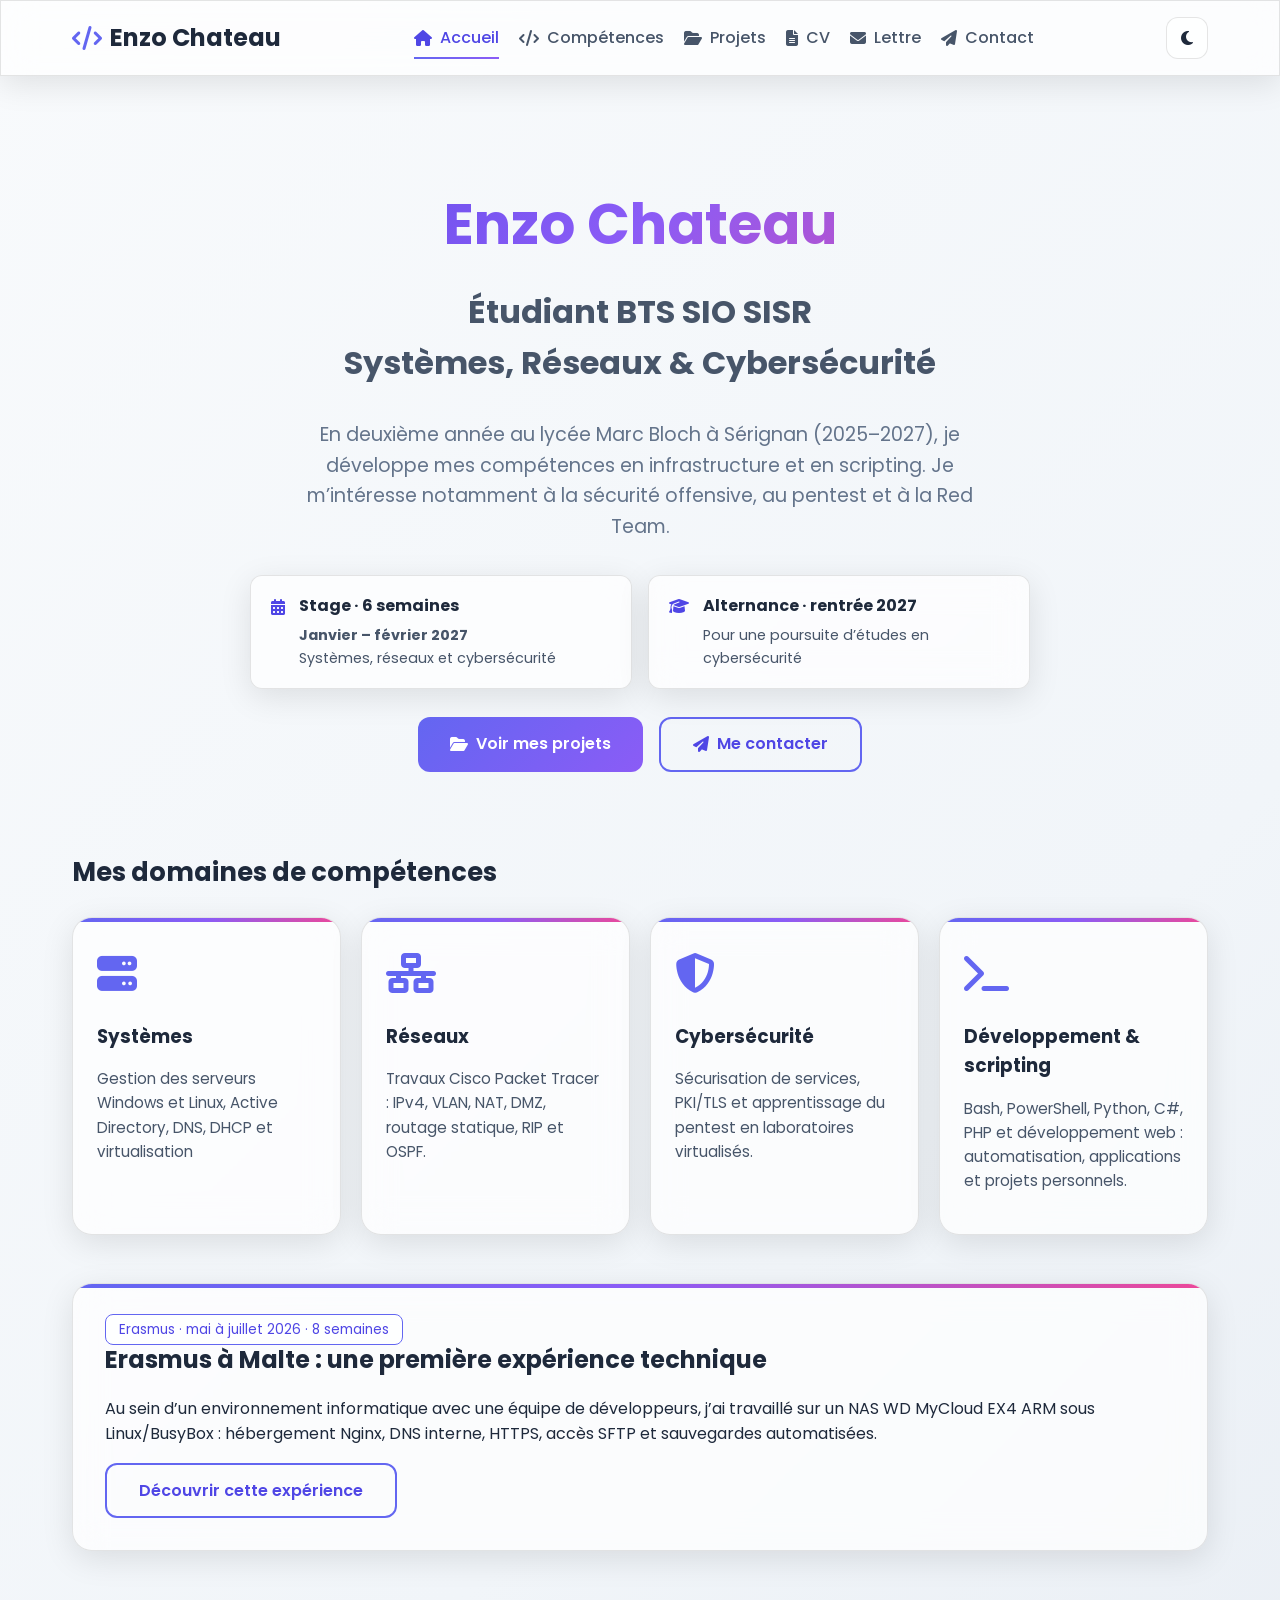
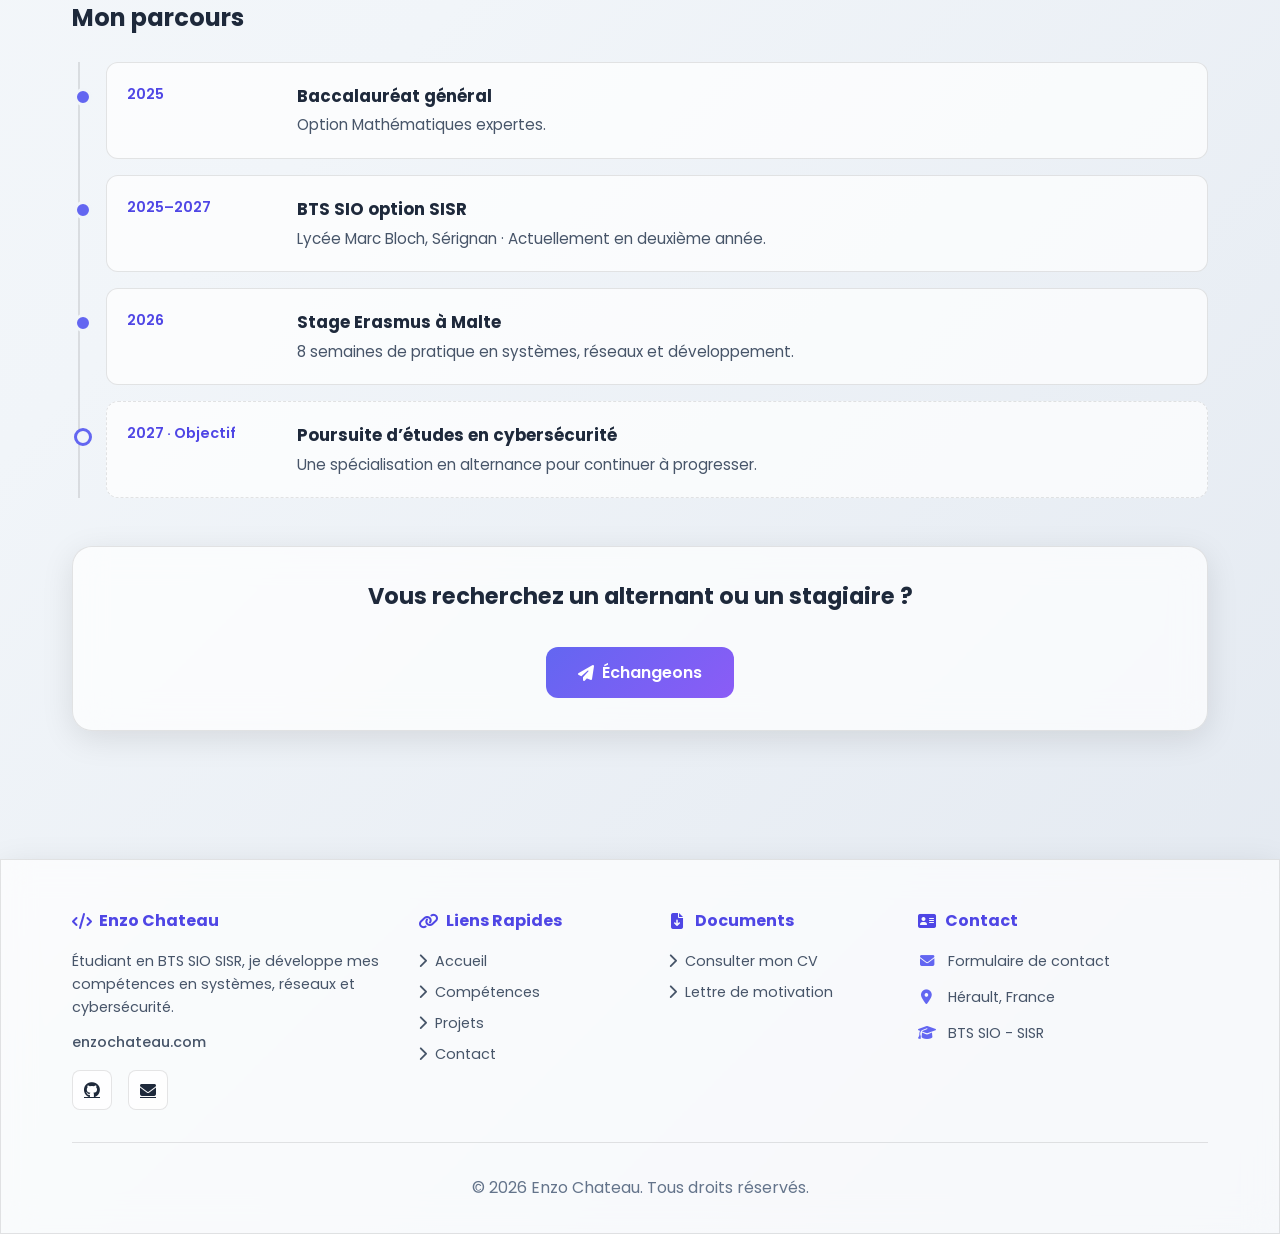
<file: index.html>
<!DOCTYPE html>
<html lang="fr">
<head>
    <link rel="icon" href="data:,">
    <meta charset="UTF-8">
    <meta name="viewport" content="width=device-width, initial-scale=1.0">
    <meta name="description" content="Enzo Chateau — BTS SIO SISR 2025–2027. Systèmes, réseaux, cybersécurité et développement.">
    <meta name="author" content="Enzo Chateau">
    
    <title>Accueil - Enzo Chateau</title>
    <!-- Font Awesome -->
    <link rel="stylesheet" href="https://cdnjs.cloudflare.com/ajax/libs/font-awesome/6.4.0/css/all.min.css">
    
    <!-- Google Fonts - Poppins -->
    <link rel="preconnect" href="https://fonts.googleapis.com">
    <link rel="preconnect" href="https://fonts.gstatic.com" crossorigin>
    <link href="https://fonts.googleapis.com/css2?family=Poppins:wght@300;400;500;600;700&display=swap" rel="stylesheet">
    
    <!-- Styles CSS -->
    <link rel="stylesheet" href="assets/css/style.css">
    <link rel="stylesheet" href="assets/css/dark.css">
    <link rel="stylesheet" href="assets/css/animations.css">
</head>
<body class="light-mode">
<script src="assets/js/theme.js"></script>
    
    <!-- Navigation -->
    <nav class="navbar glass">
        <div class="container nav-container">
            <!-- Logo -->
            <div class="nav-logo">
                <a href="index.html">
                    <i class="fas fa-code"></i>
                    <span>Enzo Chateau</span>
                </a>
            </div>
            
            <!-- Menu Desktop -->
            <ul class="nav-menu" id="navMenu">
                <li><a href="index.html" class="nav-link active">
                    <i class="fas fa-home"></i> Accueil
                </a></li>
                <li><a href="compétences.html" class="nav-link ">
                    <i class="fas fa-code"></i> Compétences
                </a></li>
                <li><a href="projets.html" class="nav-link ">
                    <i class="fas fa-folder-open"></i> Projets
                </a></li>
                <li><a href="cv.html" class="nav-link ">
                    <i class="fas fa-file-alt"></i> CV
                </a></li>
                <li><a href="lettre-motivation.html" class="nav-link ">
                    <i class="fas fa-envelope"></i> Lettre
                </a></li>
                <li><a href="contact.html" class="nav-link ">
                    <i class="fas fa-paper-plane"></i> Contact
                </a></li>
            </ul>
            
            <!-- Actions -->
            <div class="nav-actions">
                <!-- Theme Toggle -->
                <button class="theme-toggle" id="themeToggle" aria-label="Changer de thème">
                    <i class="fas fa-moon" aria-hidden="true"></i>
                </button>
                

                
                <!-- Mobile Menu Toggle -->
                <button class="menu-toggle" id="menuToggle" aria-expanded="false" aria-controls="navMenu" aria-label="Menu mobile">
                    <span></span>
                    <span></span>
                    <span></span>
                </button>
            </div>
        </div>
    </nav>
    
    <!-- Main Content -->
    <main class="main-content">


<!-- Hero Section -->
<section class="hero">
    <div class="container">
        <div class="hero-content">
            <h1>Enzo Chateau</h1>
            <h2>Étudiant BTS SIO SISR<br>Systèmes, Réseaux & Cybersécurité</h2>
            <p>
                En deuxième année au lycée Marc Bloch à Sérignan (2025–2027), je développe mes compétences en infrastructure et en scripting. Je m’intéresse notamment à la sécurité offensive, au pentest et à la Red Team.
            </p>
            
            <div class="availability" aria-label="Opportunités recherchées">
                <div class="availability-item glass"><i class="fas fa-calendar-days" aria-hidden="true"></i><div><h3>Stage · 6 semaines</h3><strong>Janvier – février 2027</strong><span>Systèmes, réseaux et cybersécurité</span></div></div>
                <div class="availability-item glass"><i class="fas fa-graduation-cap" aria-hidden="true"></i><div><h3>Alternance · rentrée 2027</h3><span>Pour une poursuite d’études en cybersécurité</span></div></div>
            </div>
            <div class="hero-buttons">
                <a href="projets.html" class="btn btn-primary">
                    <i class="fas fa-folder-open"></i> Voir mes projets
                </a>
                <a href="contact.html" class="btn btn-outline">
                    <i class="fas fa-paper-plane"></i> Me contacter
                </a>
            </div>
        </div>
    </div>
</section>

<!-- Présentation -->
<section class="container home-domains" aria-labelledby="domains-title">
    <h2 id="domains-title">Mes domaines de compétences</h2>
    <div class="cards-grid">
        <div class="card glass scroll-reveal">
            <div class="card-icon">
                <i class="fas fa-server"></i>
            </div>
            <h3 class="card-title">Systèmes</h3>
            <p class="card-description">
                Gestion des serveurs Windows et Linux, Active Directory, DNS, DHCP et virtualisation
            </p>
        </div>
        
        <div class="card glass scroll-reveal">
            <div class="card-icon">
                <i class="fas fa-network-wired"></i>
            </div>
            <h3 class="card-title">Réseaux</h3>
            <p class="card-description">
                Travaux Cisco Packet Tracer : IPv4, VLAN, NAT, DMZ, routage statique, RIP et OSPF.
            </p>
        </div>
        
        <div class="card glass scroll-reveal">
            <div class="card-icon">
                <i class="fas fa-shield-alt"></i>
            </div>
            <h3 class="card-title">Cybersécurité</h3>
            <p class="card-description">
                Sécurisation de services, PKI/TLS et apprentissage du pentest en laboratoires virtualisés.
            </p>
        </div><article class="card glass scroll-reveal"><div class="card-icon"><i class="fas fa-terminal"></i></div><h3 class="card-title">Développement & scripting</h3><p class="card-description">Bash, PowerShell, Python, C#, PHP et développement web : automatisation, applications et projets personnels.</p></article></div></section><section class="container section-space"><article class="card glass"><span class="tech-badge">Erasmus · mai à juillet 2026 · 8 semaines</span><h2>Erasmus à Malte : une première expérience technique</h2><p>Au sein d’un environnement informatique avec une équipe de développeurs, j’ai travaillé sur un NAS WD MyCloud EX4 ARM sous Linux/BusyBox : hébergement Nginx, DNS interne, HTTPS, accès SFTP et sauvegardes automatisées.</p><a class="btn btn-outline" href="projets.html#erasmus">Découvrir cette expérience</a></article></section>
<section class="container section-space"><h2>Mon parcours</h2><ol class="timeline">
    <li><span class="timeline-date">2025</span><div><h3>Baccalauréat général</h3><p>Option Mathématiques expertes.</p></div></li>
    <li><span class="timeline-date">2025–2027</span><div><h3>BTS SIO option SISR</h3><p>Lycée Marc Bloch, Sérignan · Actuellement en deuxième année.</p></div></li>
    <li><span class="timeline-date">2026</span><div><h3>Stage Erasmus à Malte</h3><p>8 semaines de pratique en systèmes, réseaux et développement.</p></div></li>
    <li class="timeline-goal"><span class="timeline-date">2027 · Objectif</span><div><h3>Poursuite d’études en cybersécurité</h3><p>Une spécialisation en alternance pour continuer à progresser.</p></div></li>
</ol></section>
<section class="container section-space"><div class="final-cta glass"><h2>Vous recherchez un alternant ou un stagiaire ?</h2><a class="btn btn-primary" href="contact.html"><i class="fas fa-paper-plane" aria-hidden="true"></i> Échangeons</a></div></section>
    </main>
    
    <!-- Footer -->
    <footer class="footer glass">
        <div class="container footer-container">
            <div class="footer-content">
                <!-- About Section -->
                <div class="footer-section">
                    <h3><i class="fas fa-code"></i> Enzo Chateau</h3>
                    <p>Étudiant en BTS SIO SISR, je développe mes compétences en systèmes, réseaux et cybersécurité.</p><p class="footer-domain">enzochateau.com</p>
                    <div class="footer-social">
                        <a href="https://github.com/Funzo25" target="_blank" rel="noopener noreferrer" aria-label="GitHub">
                            <i class="fab fa-github"></i>
                        </a>
                        <a href="contact.html#contactForm" aria-label="Formulaire de contact">
                            <i class="fas fa-envelope"></i>
                        </a>
                    </div>
                </div>
                
                <!-- Quick Links -->
                <div class="footer-section">
                    <h3><i class="fas fa-link"></i> Liens Rapides</h3>
                    <ul class="footer-links">
                        <li><a href="index.html"><i class="fas fa-chevron-right"></i> Accueil</a></li>
                        <li><a href="compétences.html"><i class="fas fa-chevron-right"></i> Compétences</a></li>
                        <li><a href="projets.html"><i class="fas fa-chevron-right"></i> Projets</a></li>
                        <li><a href="contact.html"><i class="fas fa-chevron-right"></i> Contact</a></li>
                    </ul>
                </div>
                
                <!-- Documents -->
                <div class="footer-section">
                    <h3><i class="fas fa-file-download"></i> Documents</h3>
                    <ul class="footer-links">
                        <li><a href="cv.html"><i class="fas fa-chevron-right"></i> Consulter mon CV</a></li>
                        <li><a href="lettre-motivation.html"><i class="fas fa-chevron-right"></i> Lettre de motivation</a></li>
                    </ul>
                </div>
                
                <!-- Contact Info -->
                <div class="footer-section">
                    <h3><i class="fas fa-address-card"></i> Contact</h3>
                    <ul class="footer-contact">
                        <li>
                            <i class="fas fa-envelope"></i>
                            <a href="contact.html#contactForm">Formulaire de contact</a>
                        </li>
                        <li>
                            <i class="fas fa-map-marker-alt"></i>
                            <span>Hérault, France</span>
                        </li>
                        <li>
                            <i class="fas fa-graduation-cap"></i>
                            <span>BTS SIO - SISR</span>
                        </li>
                    </ul>
                </div>
            </div>
            
            <!-- Copyright -->
            <div class="footer-bottom">
                <p>&copy; 2026 Enzo Chateau. Tous droits réservés.</p>
            </div>
        </div>
    </footer>
    
    <!-- Scripts JS -->
    <script src="assets/js/animations.js"></script>
    <script src="assets/js/main.js"></script>
    <script src="assets/js/contact.js"></script>
</body>
</html>
</file>
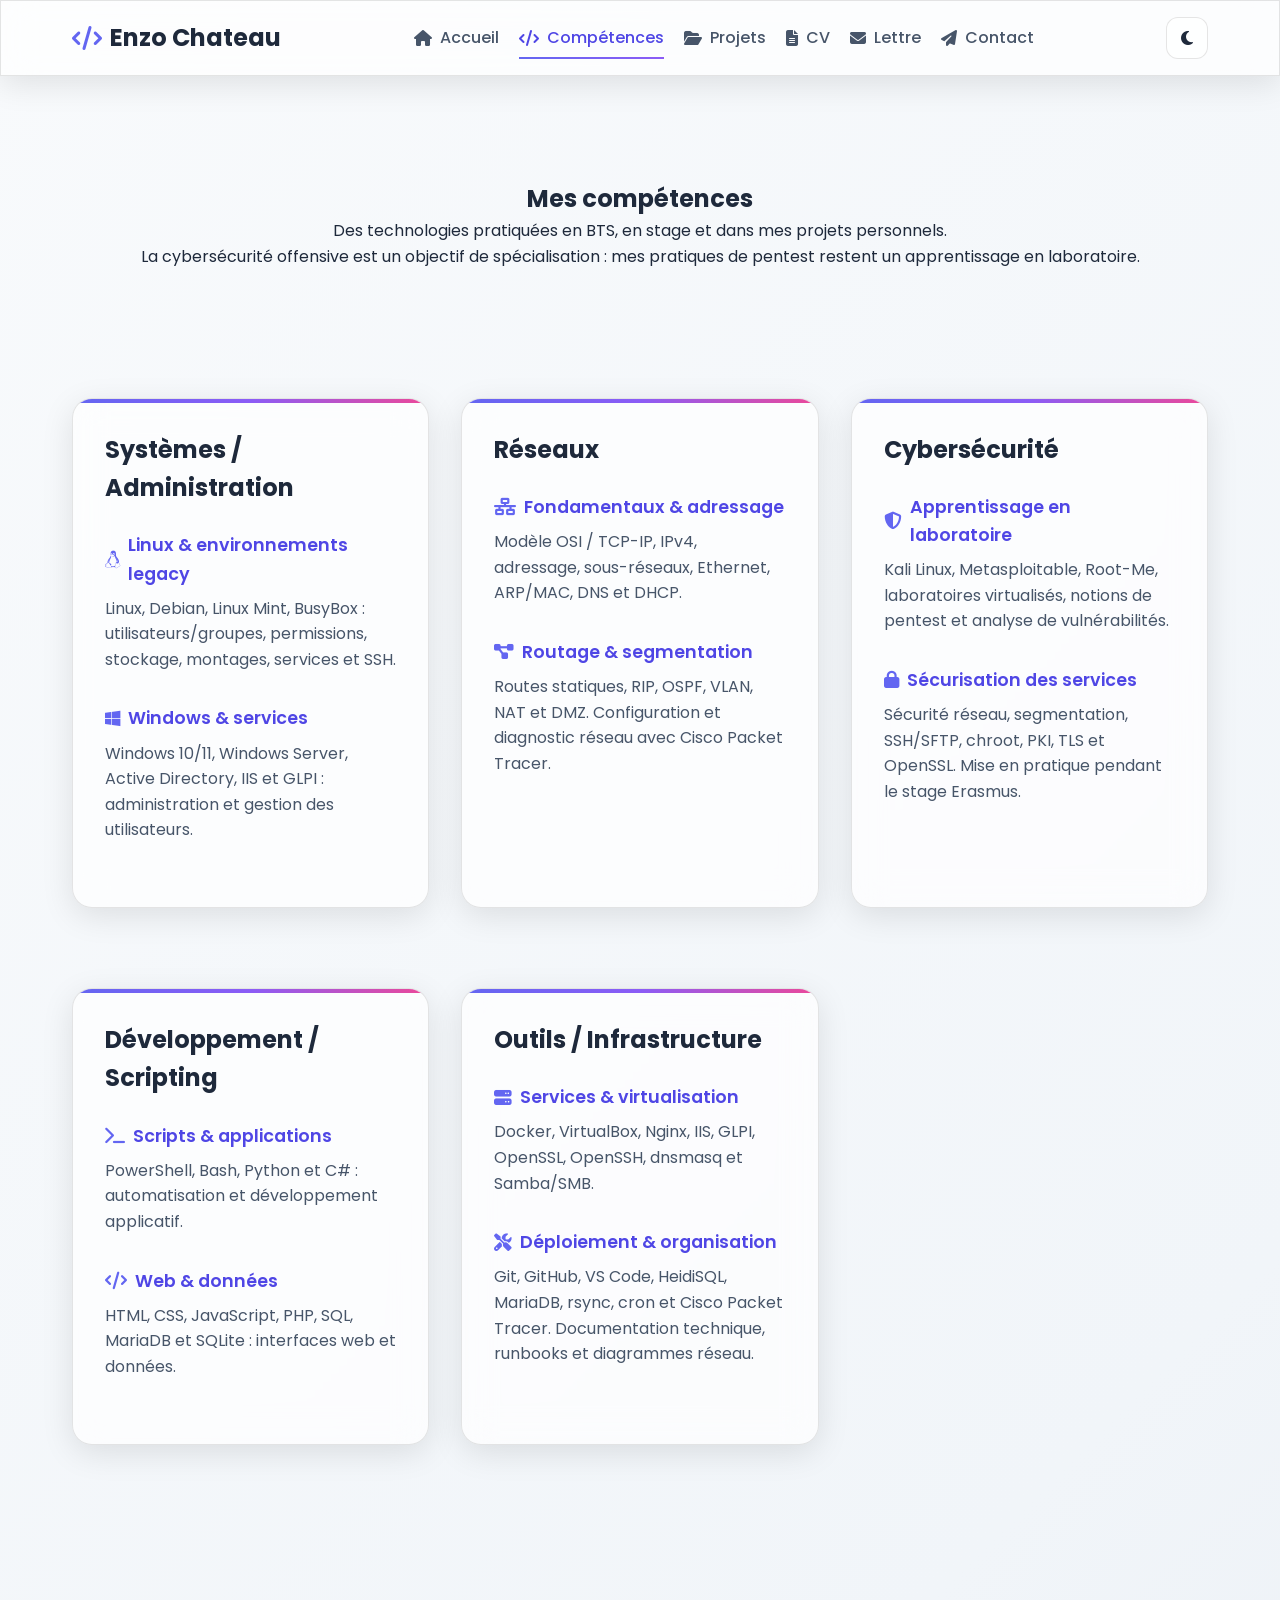
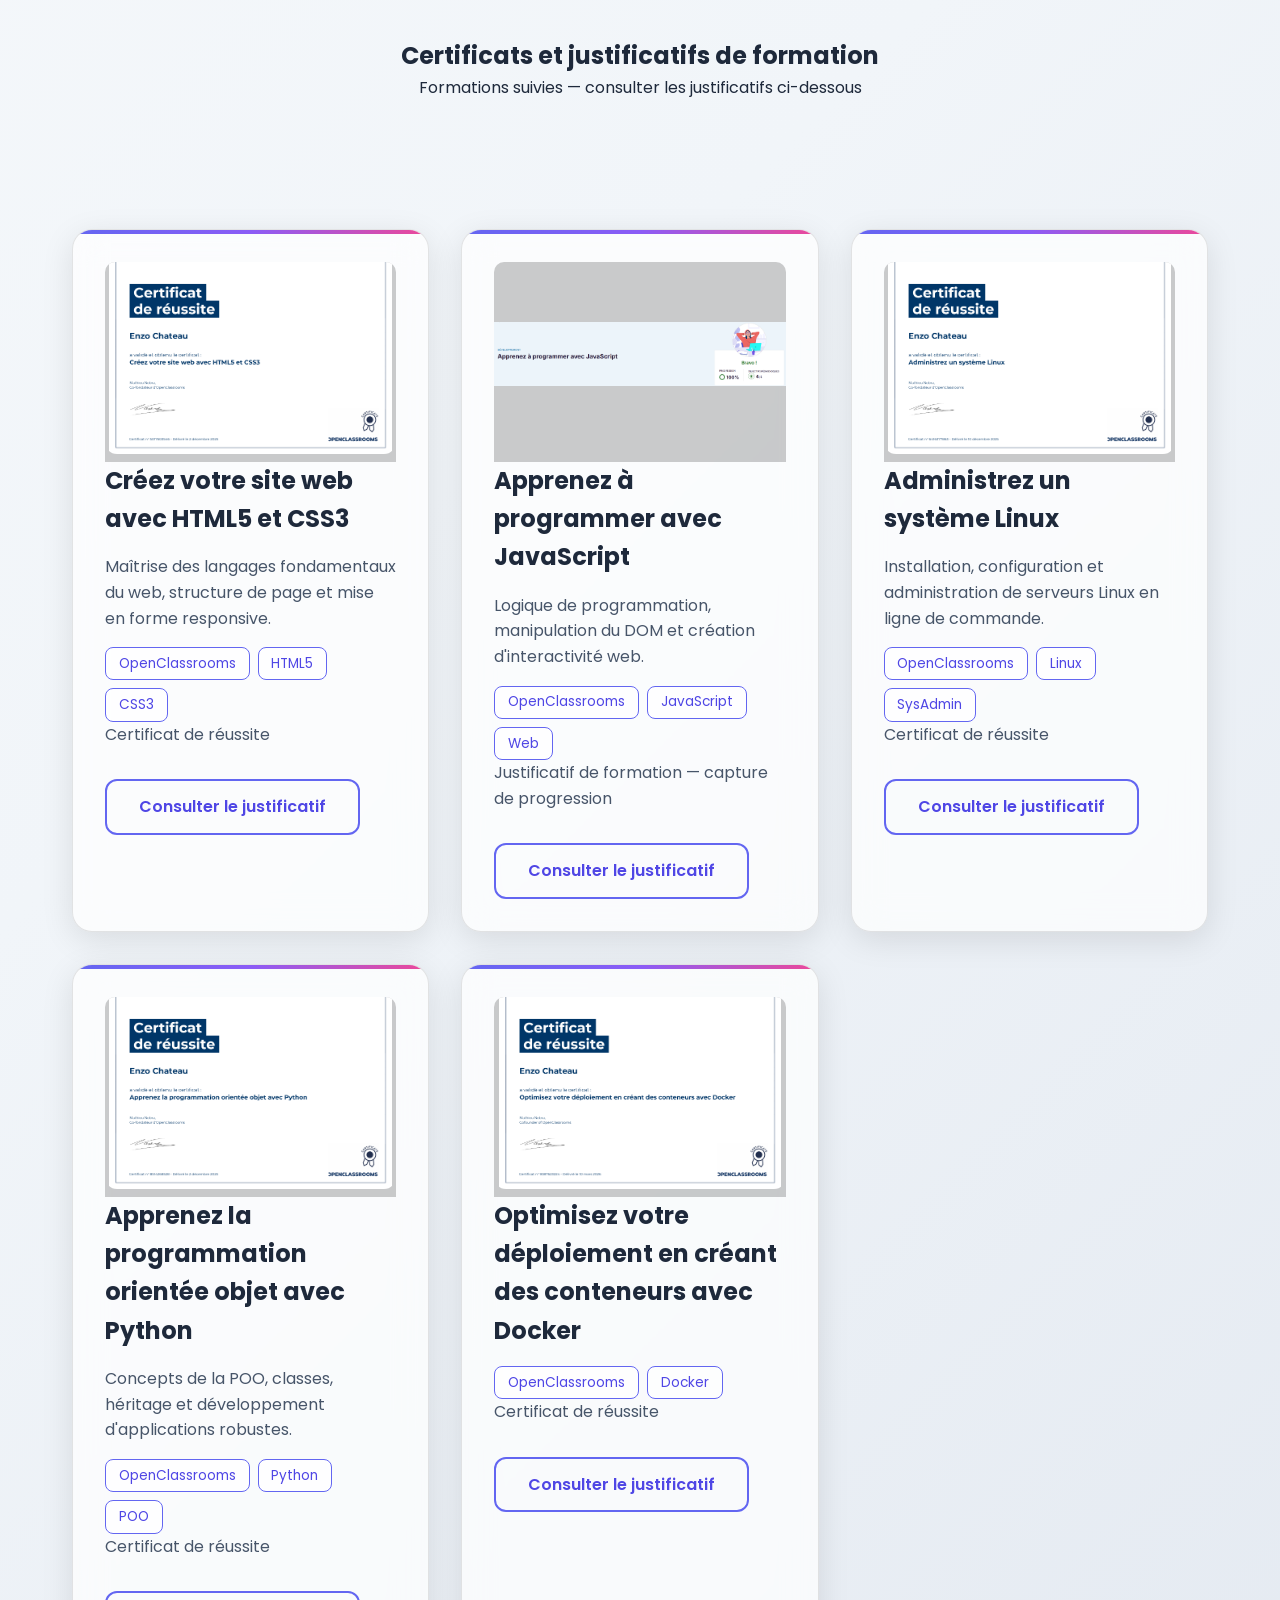
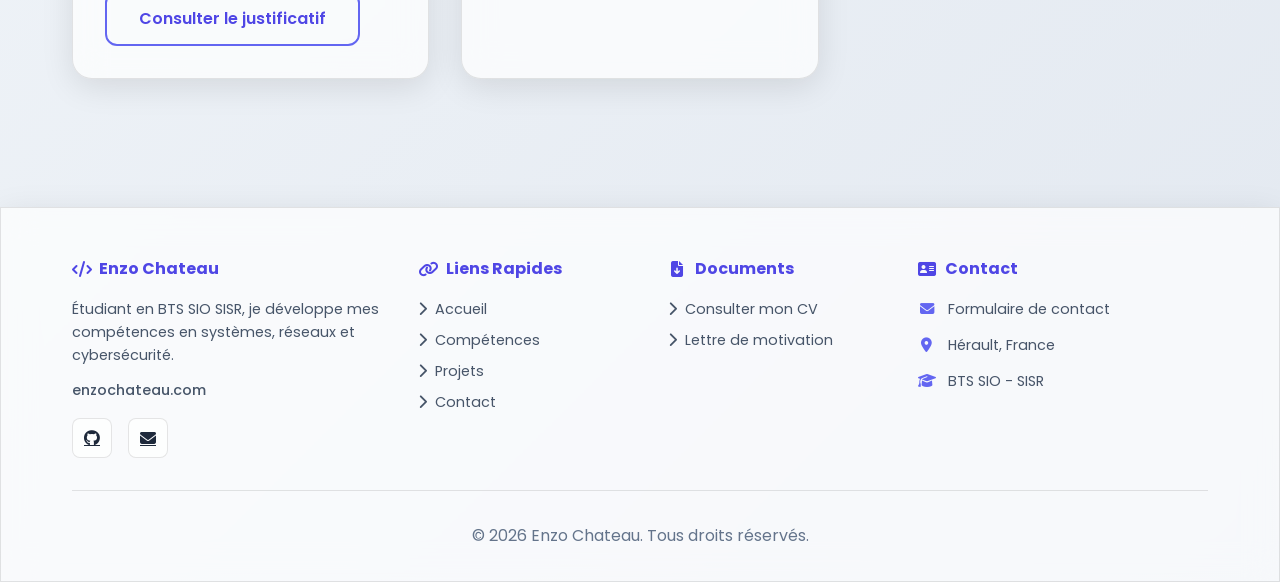
<file: compétences.html>
<!DOCTYPE html>
<html lang="fr">
<head>
    <link rel="icon" href="data:,">
    <meta charset="UTF-8">
    <meta name="viewport" content="width=device-width, initial-scale=1.0">
    <meta name="description" content="Enzo Chateau — BTS SIO SISR 2025–2027. Systèmes, réseaux, cybersécurité et développement.">
    <meta name="author" content="Enzo Chateau">
    
    <title>Compétences - Enzo Chateau</title>
    <!-- Font Awesome -->
    <link rel="stylesheet" href="https://cdnjs.cloudflare.com/ajax/libs/font-awesome/6.4.0/css/all.min.css">
    
    <!-- Google Fonts - Poppins -->
    <link rel="preconnect" href="https://fonts.googleapis.com">
    <link rel="preconnect" href="https://fonts.gstatic.com" crossorigin>
    <link href="https://fonts.googleapis.com/css2?family=Poppins:wght@300;400;500;600;700&display=swap" rel="stylesheet">
    
    <!-- Styles CSS -->
    <link rel="stylesheet" href="assets/css/style.css">
    <link rel="stylesheet" href="assets/css/dark.css">
    <link rel="stylesheet" href="assets/css/animations.css">
</head>
<body class="light-mode">
<script src="assets/js/theme.js"></script>
    
    <!-- Navigation -->
    <nav class="navbar glass">
        <div class="container nav-container">
            <!-- Logo -->
            <div class="nav-logo">
                <a href="index.html">
                    <i class="fas fa-code"></i>
                    <span>Enzo Chateau</span>
                </a>
            </div>
            
            <!-- Menu Desktop -->
            <ul class="nav-menu" id="navMenu">
                <li><a href="index.html" class="nav-link ">
                    <i class="fas fa-home"></i> Accueil
                </a></li>
                <li><a href="compétences.html" class="nav-link active">
                    <i class="fas fa-code"></i> Compétences
                </a></li>
                <li><a href="projets.html" class="nav-link ">
                    <i class="fas fa-folder-open"></i> Projets
                </a></li>
                <li><a href="cv.html" class="nav-link ">
                    <i class="fas fa-file-alt"></i> CV
                </a></li>
                <li><a href="lettre-motivation.html" class="nav-link ">
                    <i class="fas fa-envelope"></i> Lettre
                </a></li>
                <li><a href="contact.html" class="nav-link ">
                    <i class="fas fa-paper-plane"></i> Contact
                </a></li>
            </ul>
            
            <!-- Actions -->
            <div class="nav-actions">
                <!-- Theme Toggle -->
                <button class="theme-toggle" id="themeToggle" aria-label="Changer de thème">
                    <i class="fas fa-moon" aria-hidden="true"></i>
                </button>
                

                
                <!-- Mobile Menu Toggle -->
                <button class="menu-toggle" id="menuToggle" aria-expanded="false" aria-controls="navMenu" aria-label="Menu mobile">
                    <span></span>
                    <span></span>
                    <span></span>
                </button>
            </div>
        </div>
    </nav>
    
    <!-- Main Content -->
    <main class="main-content">
<section class="container"><div class="hero"><h1>Mes compétences</h1><p>Des technologies pratiquées en BTS, en stage et dans mes projets personnels.</p><p>La cybersécurité offensive est un objectif de spécialisation : mes pratiques de pentest restent un apprentissage en laboratoire.</p></div><div class="cards-grid">
<article class="card glass skills-category"><h2>Systèmes / Administration</h2><div class="skill-item"><h3 class="skill-name"><i class="fab fa-linux"></i> Linux &amp; environnements legacy</h3><p class="card-description">Linux, Debian, Linux Mint, BusyBox : utilisateurs/groupes, permissions, stockage, montages, services et SSH.</p></div><div class="skill-item"><h3 class="skill-name"><i class="fab fa-windows"></i> Windows &amp; services</h3><p class="card-description">Windows 10/11, Windows Server, Active Directory, IIS et GLPI : administration et gestion des utilisateurs.</p></div></article><article class="card glass skills-category"><h2>Réseaux</h2><div class="skill-item"><h3 class="skill-name"><i class="fas fa-network-wired"></i> Fondamentaux &amp; adressage</h3><p class="card-description">Modèle OSI / TCP-IP, IPv4, adressage, sous-réseaux, Ethernet, ARP/MAC, DNS et DHCP.</p></div><div class="skill-item"><h3 class="skill-name"><i class="fas fa-project-diagram"></i> Routage &amp; segmentation</h3><p class="card-description">Routes statiques, RIP, OSPF, VLAN, NAT et DMZ. Configuration et diagnostic réseau avec Cisco Packet Tracer.</p></div></article><article class="card glass skills-category"><h2>Cybersécurité</h2><div class="skill-item"><h3 class="skill-name"><i class="fas fa-shield-alt"></i> Apprentissage en laboratoire</h3><p class="card-description">Kali Linux, Metasploitable, Root-Me, laboratoires virtualisés, notions de pentest et analyse de vulnérabilités.</p></div><div class="skill-item"><h3 class="skill-name"><i class="fas fa-lock"></i> Sécurisation des services</h3><p class="card-description">Sécurité réseau, segmentation, SSH/SFTP, chroot, PKI, TLS et OpenSSL. Mise en pratique pendant le stage Erasmus.</p></div></article><article class="card glass skills-category"><h2>Développement / Scripting</h2><div class="skill-item"><h3 class="skill-name"><i class="fas fa-terminal"></i> Scripts &amp; applications</h3><p class="card-description">PowerShell, Bash, Python et C# : automatisation et développement applicatif.</p></div><div class="skill-item"><h3 class="skill-name"><i class="fas fa-code"></i> Web &amp; données</h3><p class="card-description">HTML, CSS, JavaScript, PHP, SQL, MariaDB et SQLite : interfaces web et données.</p></div></article><article class="card glass skills-category"><h2>Outils / Infrastructure</h2><div class="skill-item"><h3 class="skill-name"><i class="fas fa-server"></i> Services &amp; virtualisation</h3><p class="card-description">Docker, VirtualBox, Nginx, IIS, GLPI, OpenSSL, OpenSSH, dnsmasq et Samba/SMB.</p></div><div class="skill-item"><h3 class="skill-name"><i class="fas fa-tools"></i> Déploiement &amp; organisation</h3><p class="card-description">Git, GitHub, VS Code, HeidiSQL, MariaDB, rsync, cron et Cisco Packet Tracer. Documentation technique, runbooks et diagrammes réseau.</p></div></article></div><!-- Section Certifications -->
    <div class="hero" style="margin-top: 4rem; margin-bottom: 2rem;">
        <h2>Certificats et justificatifs de formation</h2>
        <p>Formations suivies — consulter les justificatifs ci-dessous</p>
    </div>

    <div class="cards-grid">
        <!-- Certification 1 -->
        <div class="card glass project-card scroll-reveal">
            <a href="assets/pdf/html-css.pdf" target="_blank" rel="noopener noreferrer" style="display: flex; justify-content: center; align-items: center; height: 200px; overflow: hidden; border-radius: 10px 10px 0 0; background: rgba(0,0,0,0.2);">
                <img src="assets/img/html-css.png" alt="Aperçu du certificat de réussite : HTML5 CSS3" class="project-image" style="height: 100%; width: 100%; object-fit: contain; transition: transform 0.3s ease;">
            </a>
            <h3 class="card-title">Créez votre site web avec HTML5 et CSS3</h3>
            <p class="card-description">Maîtrise des langages fondamentaux du web, structure de page et mise en forme responsive.</p>
            <div class="project-tech">
                <span class="tech-badge">OpenClassrooms</span>
                <span class="tech-badge">HTML5</span>
                <span class="tech-badge">CSS3</span>
            </div>
<p class="card-description">Certificat de réussite</p><a class="btn btn-outline" href="assets/pdf/html-css.pdf" target="_blank" rel="noopener noreferrer">Consulter le justificatif</a>
</div>

        <!-- Certification 2 -->
        <div class="card glass project-card scroll-reveal">
            <a href="assets/img/js.png" target="_blank" rel="noopener noreferrer" style="display: flex; justify-content: center; align-items: center; height: 200px; overflow: hidden; border-radius: 10px 10px 0 0; background: rgba(0,0,0,0.2);">
                <img src="assets/img/js.png" alt="Progression de la formation JavaScript" class="project-image" style="height: 100%; width: 100%; object-fit: contain; transition: transform 0.3s ease;">
            </a>
            <h3 class="card-title">Apprenez à programmer avec JavaScript</h3>
            <p class="card-description">Logique de programmation, manipulation du DOM et création d'interactivité web.</p>
            <div class="project-tech">
                <span class="tech-badge">OpenClassrooms</span>
                <span class="tech-badge">JavaScript</span>
                <span class="tech-badge">Web</span>
            </div>
<p class="card-description">Justificatif de formation — capture de progression</p><a class="btn btn-outline" href="assets/img/js.png" target="_blank" rel="noopener noreferrer">Consulter le justificatif</a>
</div>
        
        <!-- Certification 3 -->
        <div class="card glass project-card scroll-reveal">
            <a href="assets/pdf/linux.pdf" target="_blank" rel="noopener noreferrer" style="display: flex; justify-content: center; align-items: center; height: 200px; overflow: hidden; border-radius: 10px 10px 0 0; background: rgba(0,0,0,0.2);">
                <img src="assets/img/linux.png" alt="Aperçu du certificat de réussite : Linux" class="project-image" style="height: 100%; width: 100%; object-fit: contain; transition: transform 0.3s ease;">
            </a>
            <h3 class="card-title">Administrez un système Linux</h3>
            <p class="card-description">Installation, configuration et administration de serveurs Linux en ligne de commande.</p>
            <div class="project-tech">
                <span class="tech-badge">OpenClassrooms</span>
                <span class="tech-badge">Linux</span>
                <span class="tech-badge">SysAdmin</span>
            </div>
<p class="card-description">Certificat de réussite</p><a class="btn btn-outline" href="assets/pdf/linux.pdf" target="_blank" rel="noopener noreferrer">Consulter le justificatif</a>
</div>

        <!-- Certification 4 -->
        <div class="card glass project-card scroll-reveal">
            <a href="assets/pdf/python.pdf" target="_blank" rel="noopener noreferrer" style="display: flex; justify-content: center; align-items: center; height: 200px; overflow: hidden; border-radius: 10px 10px 0 0; background: rgba(0,0,0,0.2);">
                <img src="assets/img/python.png" alt="Aperçu du certificat de réussite : Python" class="project-image" style="height: 100%; width: 100%; object-fit: contain; transition: transform 0.3s ease;">
            </a>
            <h3 class="card-title">Apprenez la programmation orientée objet avec Python</h3>
            <p class="card-description">Concepts de la POO, classes, héritage et développement d'applications robustes.</p>
            <div class="project-tech">
                <span class="tech-badge">OpenClassrooms</span>
                <span class="tech-badge">Python</span>
                <span class="tech-badge">POO</span>
            </div>
<p class="card-description">Certificat de réussite</p><a class="btn btn-outline" href="assets/pdf/python.pdf" target="_blank" rel="noopener noreferrer">Consulter le justificatif</a>
</div>
    <div class="card glass project-card scroll-reveal">
<a href="assets/pdf/docker.pdf" target="_blank" rel="noopener noreferrer" class="certificate-preview"><img src="assets/img/docker.png" alt="Aperçu du certificat de réussite Docker" class="project-image" loading="lazy"></a>
<h3 class="card-title">Optimisez votre déploiement en créant des conteneurs avec Docker</h3>
<div class="project-tech"><span class="tech-badge">OpenClassrooms</span><span class="tech-badge">Docker</span></div>
<p class="card-description">Certificat de réussite</p><a class="btn btn-outline" href="assets/pdf/docker.pdf" target="_blank" rel="noopener noreferrer">Consulter le justificatif</a>
</div>
</div>
</section>

    
    </main>
    
    <!-- Footer -->
    <footer class="footer glass">
        <div class="container footer-container">
            <div class="footer-content">
                <!-- About Section -->
                <div class="footer-section">
                    <h3><i class="fas fa-code"></i> Enzo Chateau</h3>
                    <p>Étudiant en BTS SIO SISR, je développe mes compétences en systèmes, réseaux et cybersécurité.</p><p class="footer-domain">enzochateau.com</p>
                    <div class="footer-social">
                        <a href="https://github.com/Funzo25" target="_blank" rel="noopener noreferrer" aria-label="GitHub">
                            <i class="fab fa-github"></i>
                        </a>
                        <a href="contact.html#contactForm" aria-label="Formulaire de contact">
                            <i class="fas fa-envelope"></i>
                        </a>
                    </div>
                </div>
                
                <!-- Quick Links -->
                <div class="footer-section">
                    <h3><i class="fas fa-link"></i> Liens Rapides</h3>
                    <ul class="footer-links">
                        <li><a href="index.html"><i class="fas fa-chevron-right"></i> Accueil</a></li>
                        <li><a href="compétences.html"><i class="fas fa-chevron-right"></i> Compétences</a></li>
                        <li><a href="projets.html"><i class="fas fa-chevron-right"></i> Projets</a></li>
                        <li><a href="contact.html"><i class="fas fa-chevron-right"></i> Contact</a></li>
                    </ul>
                </div>
                
                <!-- Documents -->
                <div class="footer-section">
                    <h3><i class="fas fa-file-download"></i> Documents</h3>
                    <ul class="footer-links">
                        <li><a href="cv.html"><i class="fas fa-chevron-right"></i> Consulter mon CV</a></li>
                        <li><a href="lettre-motivation.html"><i class="fas fa-chevron-right"></i> Lettre de motivation</a></li>
                    </ul>
                </div>
                
                <!-- Contact Info -->
                <div class="footer-section">
                    <h3><i class="fas fa-address-card"></i> Contact</h3>
                    <ul class="footer-contact">
                        <li>
                            <i class="fas fa-envelope"></i>
                            <a href="contact.html#contactForm">Formulaire de contact</a>
                        </li>
                        <li>
                            <i class="fas fa-map-marker-alt"></i>
                            <span>Hérault, France</span>
                        </li>
                        <li>
                            <i class="fas fa-graduation-cap"></i>
                            <span>BTS SIO - SISR</span>
                        </li>
                    </ul>
                </div>
            </div>
            
            <!-- Copyright -->
            <div class="footer-bottom">
                <p>&copy; 2026 Enzo Chateau. Tous droits réservés.</p>
            </div>
        </div>
    </footer>
    
    <!-- Scripts JS -->
    <script src="assets/js/animations.js"></script>
    <script src="assets/js/main.js"></script>
    <script src="assets/js/contact.js"></script>
</body>
</html>
</file>
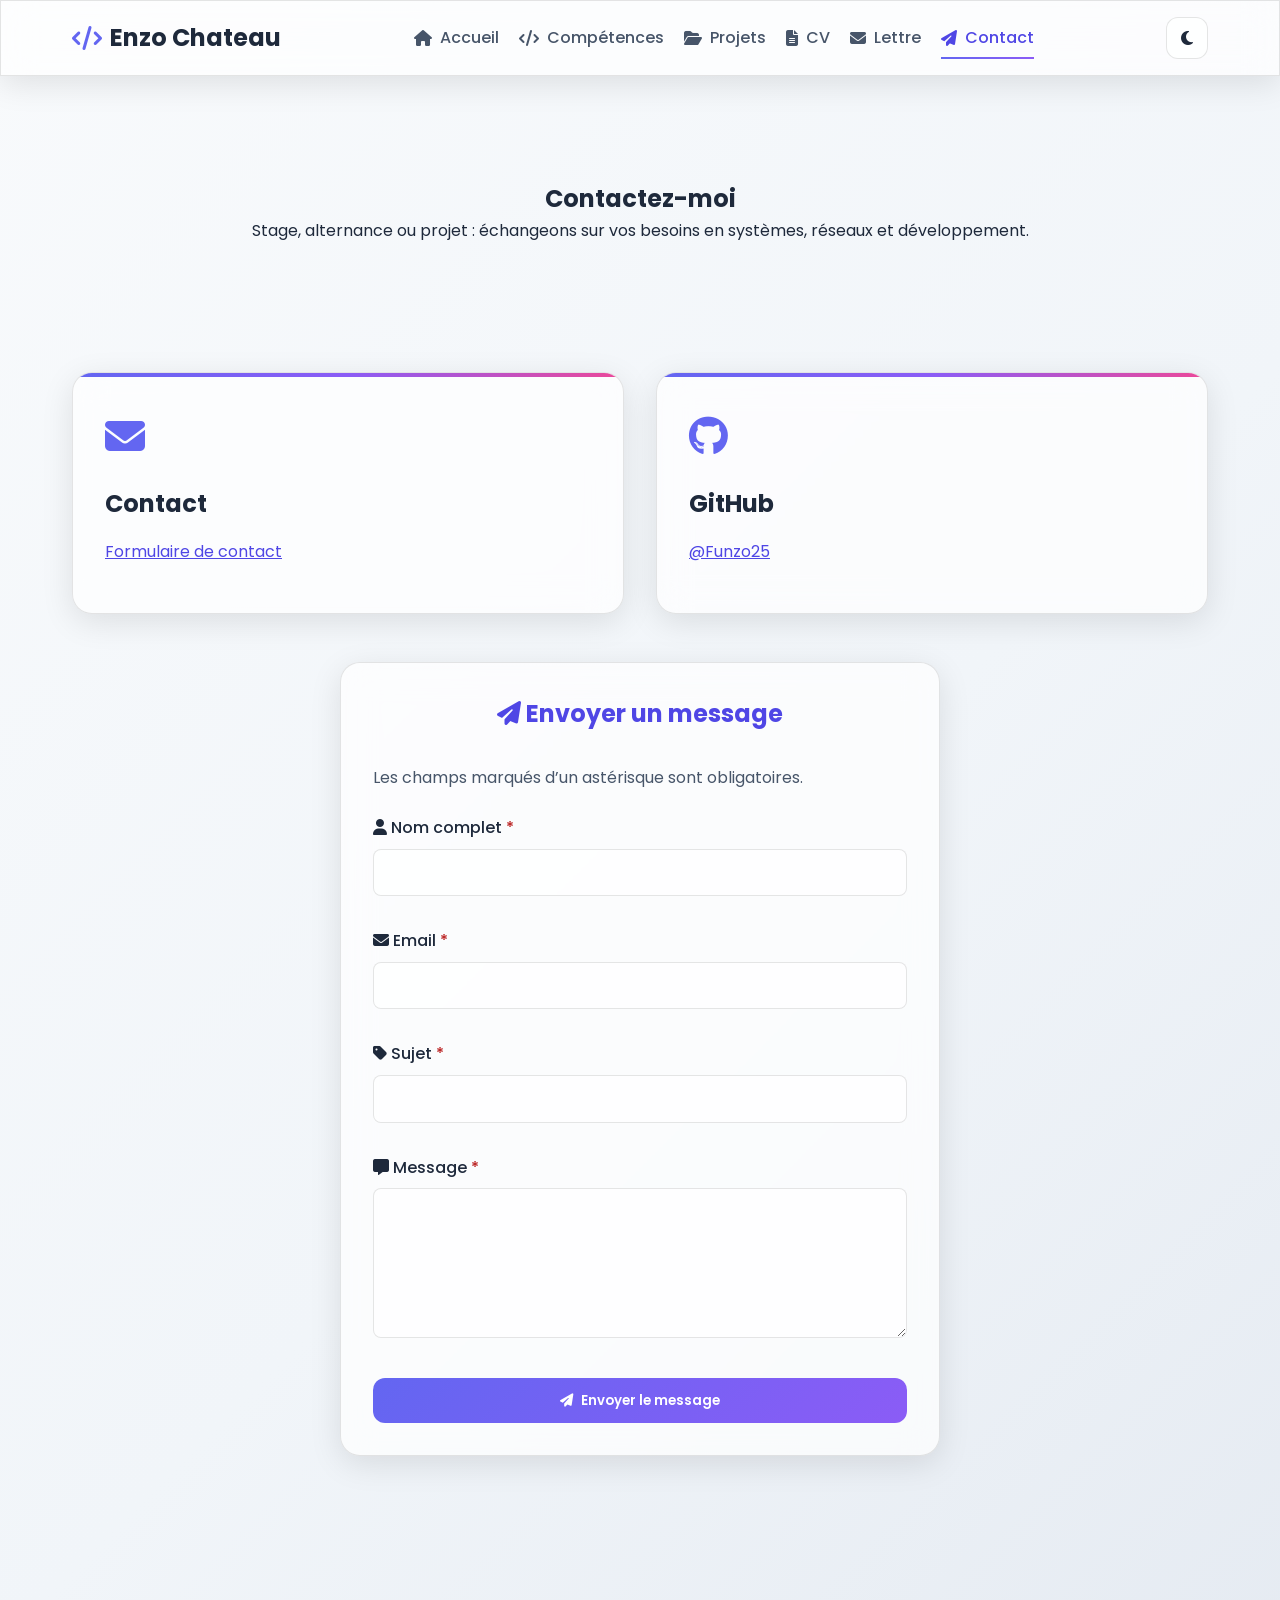
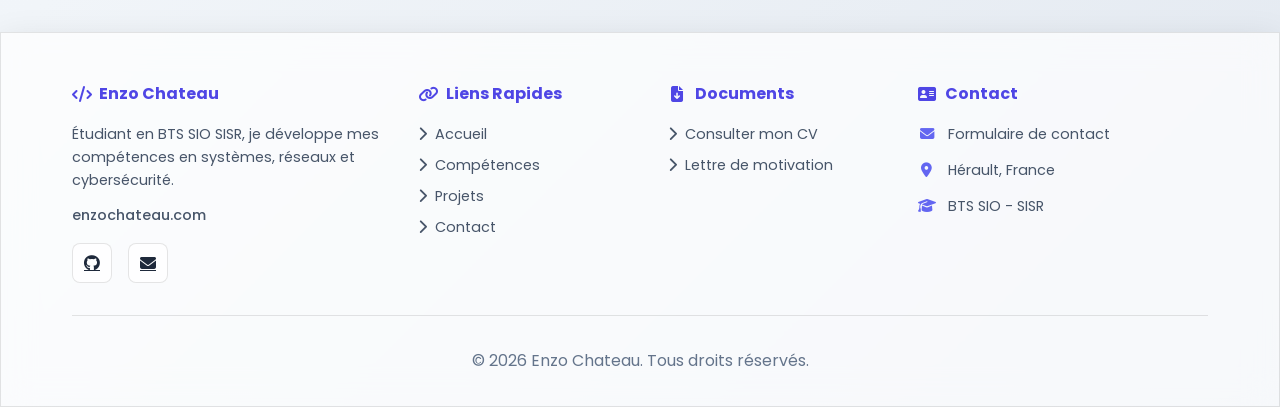
<file: contact.html>
<!DOCTYPE html>
<html lang="fr">
<head>
    <link rel="icon" href="data:,">
    <meta charset="UTF-8">
    <meta name="viewport" content="width=device-width, initial-scale=1.0">
    <meta name="description" content="Enzo Chateau — BTS SIO SISR 2025–2027. Systèmes, réseaux, cybersécurité et développement.">
    <meta name="author" content="Enzo Chateau">
    
    <title>Contact - Enzo Chateau</title>
    <!-- Font Awesome -->
    <link rel="stylesheet" href="https://cdnjs.cloudflare.com/ajax/libs/font-awesome/6.4.0/css/all.min.css">
    
    <!-- Google Fonts - Poppins -->
    <link rel="preconnect" href="https://fonts.googleapis.com">
    <link rel="preconnect" href="https://fonts.gstatic.com" crossorigin>
    <link href="https://fonts.googleapis.com/css2?family=Poppins:wght@300;400;500;600;700&display=swap" rel="stylesheet">
    
    <!-- Styles CSS -->
    <link rel="stylesheet" href="assets/css/style.css">
    <link rel="stylesheet" href="assets/css/dark.css">
    <link rel="stylesheet" href="assets/css/animations.css">
</head>
<body class="light-mode">
<script src="assets/js/theme.js"></script>
    
    <!-- Navigation -->
    <nav class="navbar glass">
        <div class="container nav-container">
            <!-- Logo -->
            <div class="nav-logo">
                <a href="index.html">
                    <i class="fas fa-code"></i>
                    <span>Enzo Chateau</span>
                </a>
            </div>
            
            <!-- Menu Desktop -->
            <ul class="nav-menu" id="navMenu">
                <li><a href="index.html" class="nav-link ">
                    <i class="fas fa-home"></i> Accueil
                </a></li>
                <li><a href="compétences.html" class="nav-link ">
                    <i class="fas fa-code"></i> Compétences
                </a></li>
                <li><a href="projets.html" class="nav-link ">
                    <i class="fas fa-folder-open"></i> Projets
                </a></li>
                <li><a href="cv.html" class="nav-link ">
                    <i class="fas fa-file-alt"></i> CV
                </a></li>
                <li><a href="lettre-motivation.html" class="nav-link ">
                    <i class="fas fa-envelope"></i> Lettre
                </a></li>
                <li><a href="contact.html" class="nav-link active">
                    <i class="fas fa-paper-plane"></i> Contact
                </a></li>
            </ul>
            
            <!-- Actions -->
            <div class="nav-actions">
                <!-- Theme Toggle -->
                <button class="theme-toggle" id="themeToggle" aria-label="Changer de thème">
                    <i class="fas fa-moon" aria-hidden="true"></i>
                </button>
                

                
                <!-- Mobile Menu Toggle -->
                <button class="menu-toggle" id="menuToggle" aria-expanded="false" aria-controls="navMenu" aria-label="Menu mobile">
                    <span></span>
                    <span></span>
                    <span></span>
                </button>
            </div>
        </div>
    </nav>
    
    <!-- Main Content -->
    <main class="main-content">

        <section class="container">
            <div class="hero">
                <h1>Contactez-moi</h1>
                <p>Stage, alternance ou projet : échangeons sur vos besoins en systèmes, réseaux et développement.</p>
            </div>
            
            <div class="cards-grid" style="margin-bottom: 3rem;">
                <div class="card glass scroll-reveal">
                    <div class="card-icon"><i class="fas fa-envelope"></i></div>
                    <h3 class="card-title">Contact</h3>
                    <p class="card-description">
                        <a href="contact.html#contactForm" style="color: var(--primary-light);">
                            Formulaire de contact
                        </a>
                    </p>
                </div>
                
                <div class="card glass scroll-reveal">
                    <div class="card-icon"><i class="fab fa-github"></i></div>
                    <h3 class="card-title">GitHub</h3>
                    <p class="card-description">
                        <a href="https://github.com/Funzo25" target="_blank" rel="noopener noreferrer" style="color: var(--primary-light);">
                            @Funzo25
                        </a>
                    </p>
                </div>
            </div>
            
            <form class="contact-form glass scroll-reveal" id="contactForm" data-formspree-id="mrpelyqb" action="https://formspree.io/f/mrpelyqb" method="POST" data-validate aria-describedby="contactStatus">
                <h2 style="text-align: center; margin-bottom: 2rem; color: var(--primary-light);">
                    <i class="fas fa-paper-plane"></i> Envoyer un message
                </h2>
                
                <p id="contactStatus" class="card-description" role="status" aria-live="polite">Les champs marqués d’un astérisque sont obligatoires.</p>
<noscript><p>Activez JavaScript pour utiliser le formulaire de contact.</p></noscript>
<div class="form-group">
                    <label for="name"><i class="fas fa-user"></i> Nom complet <span style="color: var(--error);">*</span></label>
                    <input type="text" id="name" name="name" required minlength="2" maxlength="100" autocomplete="name">
                </div>
                
                <div class="form-group">
                    <label for="email"><i class="fas fa-envelope"></i> Email <span style="color: var(--error);">*</span></label>
                    <input type="email" id="email" name="email" required maxlength="254" autocomplete="email">
                </div>
                
                <div class="form-group">
                    <label for="subject"><i class="fas fa-tag"></i> Sujet <span style="color: var(--error);">*</span></label>
                    <input type="text" id="subject" name="subject" required minlength="3" maxlength="160">
                </div>
                
                <div class="form-group">
                    <label for="message"><i class="fas fa-comment-alt"></i> Message <span style="color: var(--error);">*</span></label>
                    <textarea id="message" name="message" required minlength="10" maxlength="10000"></textarea>
                </div>
                
                <button type="submit" disabled class="btn btn-primary" style="width: 100%; justify-content: center;">
                    <i class="fas fa-paper-plane"></i> Envoyer le message
                </button>
            </form>
        </section>
    
    </main>
    
    <!-- Footer -->
    <footer class="footer glass">
        <div class="container footer-container">
            <div class="footer-content">
                <!-- About Section -->
                <div class="footer-section">
                    <h3><i class="fas fa-code"></i> Enzo Chateau</h3>
                    <p>Étudiant en BTS SIO SISR, je développe mes compétences en systèmes, réseaux et cybersécurité.</p><p class="footer-domain">enzochateau.com</p>
                    <div class="footer-social">
                        <a href="https://github.com/Funzo25" target="_blank" rel="noopener noreferrer" aria-label="GitHub">
                            <i class="fab fa-github"></i>
                        </a>
                        <a href="contact.html#contactForm" aria-label="Formulaire de contact">
                            <i class="fas fa-envelope"></i>
                        </a>
                    </div>
                </div>
                
                <!-- Quick Links -->
                <div class="footer-section">
                    <h3><i class="fas fa-link"></i> Liens Rapides</h3>
                    <ul class="footer-links">
                        <li><a href="index.html"><i class="fas fa-chevron-right"></i> Accueil</a></li>
                        <li><a href="compétences.html"><i class="fas fa-chevron-right"></i> Compétences</a></li>
                        <li><a href="projets.html"><i class="fas fa-chevron-right"></i> Projets</a></li>
                        <li><a href="contact.html"><i class="fas fa-chevron-right"></i> Contact</a></li>
                    </ul>
                </div>
                
                <!-- Documents -->
                <div class="footer-section">
                    <h3><i class="fas fa-file-download"></i> Documents</h3>
                    <ul class="footer-links">
                        <li><a href="cv.html"><i class="fas fa-chevron-right"></i> Consulter mon CV</a></li>
                        <li><a href="lettre-motivation.html"><i class="fas fa-chevron-right"></i> Lettre de motivation</a></li>
                    </ul>
                </div>
                
                <!-- Contact Info -->
                <div class="footer-section">
                    <h3><i class="fas fa-address-card"></i> Contact</h3>
                    <ul class="footer-contact">
                        <li>
                            <i class="fas fa-envelope"></i>
                            <a href="contact.html#contactForm">Formulaire de contact</a>
                        </li>
                        <li>
                            <i class="fas fa-map-marker-alt"></i>
                            <span>Hérault, France</span>
                        </li>
                        <li>
                            <i class="fas fa-graduation-cap"></i>
                            <span>BTS SIO - SISR</span>
                        </li>
                    </ul>
                </div>
            </div>
            
            <!-- Copyright -->
            <div class="footer-bottom">
                <p>&copy; 2026 Enzo Chateau. Tous droits réservés.</p>
            </div>
        </div>
    </footer>
    
    <!-- Scripts JS -->
    <script src="assets/js/animations.js"></script>
    <script src="assets/js/main.js"></script>
    <script src="assets/js/contact.js"></script>
</body>
</html>
</file>
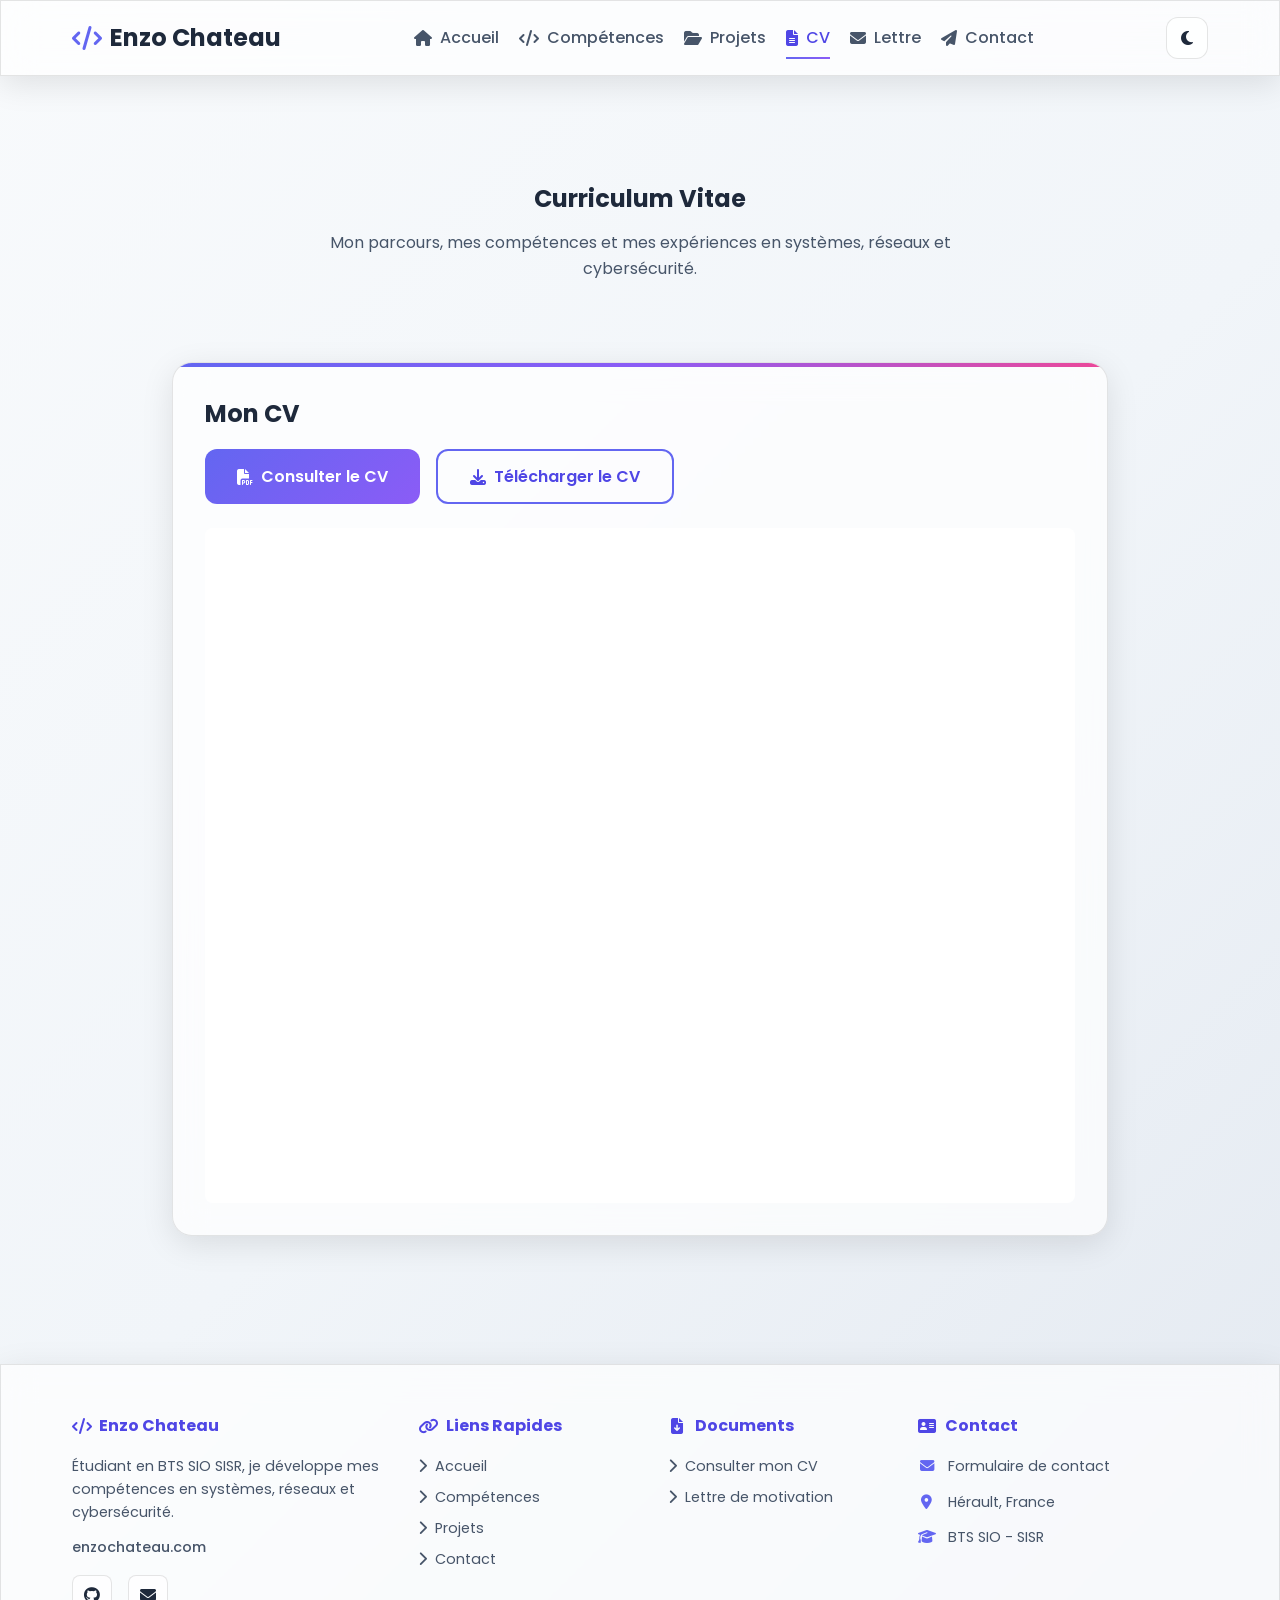
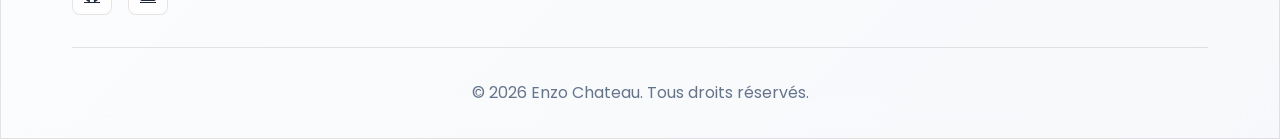
<file: cv.html>
<!DOCTYPE html>
<html lang="fr">
<head>
    <link rel="icon" href="data:,">
    <meta charset="UTF-8">
    <meta name="viewport" content="width=device-width, initial-scale=1.0">
    <meta name="description" content="Enzo Chateau — BTS SIO SISR 2025–2027. Systèmes, réseaux, cybersécurité et développement.">
    <meta name="author" content="Enzo Chateau">
    
    <title>Curriculum Vitae - Enzo Chateau</title>
    <!-- Font Awesome -->
    <link rel="stylesheet" href="https://cdnjs.cloudflare.com/ajax/libs/font-awesome/6.4.0/css/all.min.css">
    
    <!-- Google Fonts - Poppins -->
    <link rel="preconnect" href="https://fonts.googleapis.com">
    <link rel="preconnect" href="https://fonts.gstatic.com" crossorigin>
    <link href="https://fonts.googleapis.com/css2?family=Poppins:wght@300;400;500;600;700&display=swap" rel="stylesheet">
    
    <!-- Styles CSS -->
    <link rel="stylesheet" href="assets/css/style.css">
    <link rel="stylesheet" href="assets/css/dark.css">
    <link rel="stylesheet" href="assets/css/animations.css">
</head>
<body class="light-mode">
<script src="assets/js/theme.js"></script>
    
    <!-- Navigation -->
    <nav class="navbar glass">
        <div class="container nav-container">
            <!-- Logo -->
            <div class="nav-logo">
                <a href="index.html">
                    <i class="fas fa-code"></i>
                    <span>Enzo Chateau</span>
                </a>
            </div>
            
            <!-- Menu Desktop -->
            <ul class="nav-menu" id="navMenu">
                <li><a href="index.html" class="nav-link ">
                    <i class="fas fa-home"></i> Accueil
                </a></li>
                <li><a href="compétences.html" class="nav-link ">
                    <i class="fas fa-code"></i> Compétences
                </a></li>
                <li><a href="projets.html" class="nav-link ">
                    <i class="fas fa-folder-open"></i> Projets
                </a></li>
                <li><a href="cv.html" class="nav-link active">
                    <i class="fas fa-file-alt"></i> CV
                </a></li>
                <li><a href="lettre-motivation.html" class="nav-link ">
                    <i class="fas fa-envelope"></i> Lettre
                </a></li>
                <li><a href="contact.html" class="nav-link ">
                    <i class="fas fa-paper-plane"></i> Contact
                </a></li>
            </ul>
            
            <!-- Actions -->
            <div class="nav-actions">
                <!-- Theme Toggle -->
                <button class="theme-toggle" id="themeToggle" aria-label="Changer de thème">
                    <i class="fas fa-moon" aria-hidden="true"></i>
                </button>
                

                
                <!-- Mobile Menu Toggle -->
                <button class="menu-toggle" id="menuToggle" aria-expanded="false" aria-controls="navMenu" aria-label="Menu mobile">
                    <span></span>
                    <span></span>
                    <span></span>
                </button>
            </div>
        </div>
    </nav>
    
    <!-- Main Content -->
    <main class="main-content">
<section class="container document-page">
    <header class="hero"><h1>Curriculum Vitae</h1><p>Mon parcours, mes compétences et mes expériences en systèmes, réseaux et cybersécurité.</p></header>
    <article class="card glass document-panel">
    <h2>Mon CV</h2><div class="document-actions">
<a class="btn btn-primary" href="assets/pdf/cv-enzo-chateau.pdf" target="_blank" rel="noopener noreferrer"><i class="fas fa-file-pdf" aria-hidden="true"></i> Consulter le CV</a>
<a class="btn btn-outline" href="assets/pdf/cv-enzo-chateau.pdf" download><i class="fas fa-download" aria-hidden="true"></i> Télécharger le CV</a>
</div><iframe class="document-frame" src="assets/pdf/cv-enzo-chateau.pdf" title="Curriculum Vitae d’Enzo Chateau" loading="lazy"></iframe>
    </article>
</section>
    </main>
    
    <!-- Footer -->
    <footer class="footer glass">
        <div class="container footer-container">
            <div class="footer-content">
                <!-- About Section -->
                <div class="footer-section">
                    <h3><i class="fas fa-code"></i> Enzo Chateau</h3>
                    <p>Étudiant en BTS SIO SISR, je développe mes compétences en systèmes, réseaux et cybersécurité.</p><p class="footer-domain">enzochateau.com</p>
                    <div class="footer-social">
                        <a href="https://github.com/Funzo25" target="_blank" rel="noopener noreferrer" aria-label="GitHub">
                            <i class="fab fa-github"></i>
                        </a>
                        <a href="contact.html#contactForm" aria-label="Formulaire de contact">
                            <i class="fas fa-envelope"></i>
                        </a>
                    </div>
                </div>
                
                <!-- Quick Links -->
                <div class="footer-section">
                    <h3><i class="fas fa-link"></i> Liens Rapides</h3>
                    <ul class="footer-links">
                        <li><a href="index.html"><i class="fas fa-chevron-right"></i> Accueil</a></li>
                        <li><a href="compétences.html"><i class="fas fa-chevron-right"></i> Compétences</a></li>
                        <li><a href="projets.html"><i class="fas fa-chevron-right"></i> Projets</a></li>
                        <li><a href="contact.html"><i class="fas fa-chevron-right"></i> Contact</a></li>
                    </ul>
                </div>
                
                <!-- Documents -->
                <div class="footer-section">
                    <h3><i class="fas fa-file-download"></i> Documents</h3>
                    <ul class="footer-links">
                        <li><a href="cv.html"><i class="fas fa-chevron-right"></i> Consulter mon CV</a></li>
                        <li><a href="lettre-motivation.html"><i class="fas fa-chevron-right"></i> Lettre de motivation</a></li>
                    </ul>
                </div>
                
                <!-- Contact Info -->
                <div class="footer-section">
                    <h3><i class="fas fa-address-card"></i> Contact</h3>
                    <ul class="footer-contact">
                        <li>
                            <i class="fas fa-envelope"></i>
                            <a href="contact.html#contactForm">Formulaire de contact</a>
                        </li>
                        <li>
                            <i class="fas fa-map-marker-alt"></i>
                            <span>Hérault, France</span>
                        </li>
                        <li>
                            <i class="fas fa-graduation-cap"></i>
                            <span>BTS SIO - SISR</span>
                        </li>
                    </ul>
                </div>
            </div>
            
            <!-- Copyright -->
            <div class="footer-bottom">
                <p>&copy; 2026 Enzo Chateau. Tous droits réservés.</p>
            </div>
        </div>
    </footer>
    
    <!-- Scripts JS -->
    <script src="assets/js/animations.js"></script>
    <script src="assets/js/main.js"></script>
    <script src="assets/js/contact.js"></script>
</body>
</html>
</file>
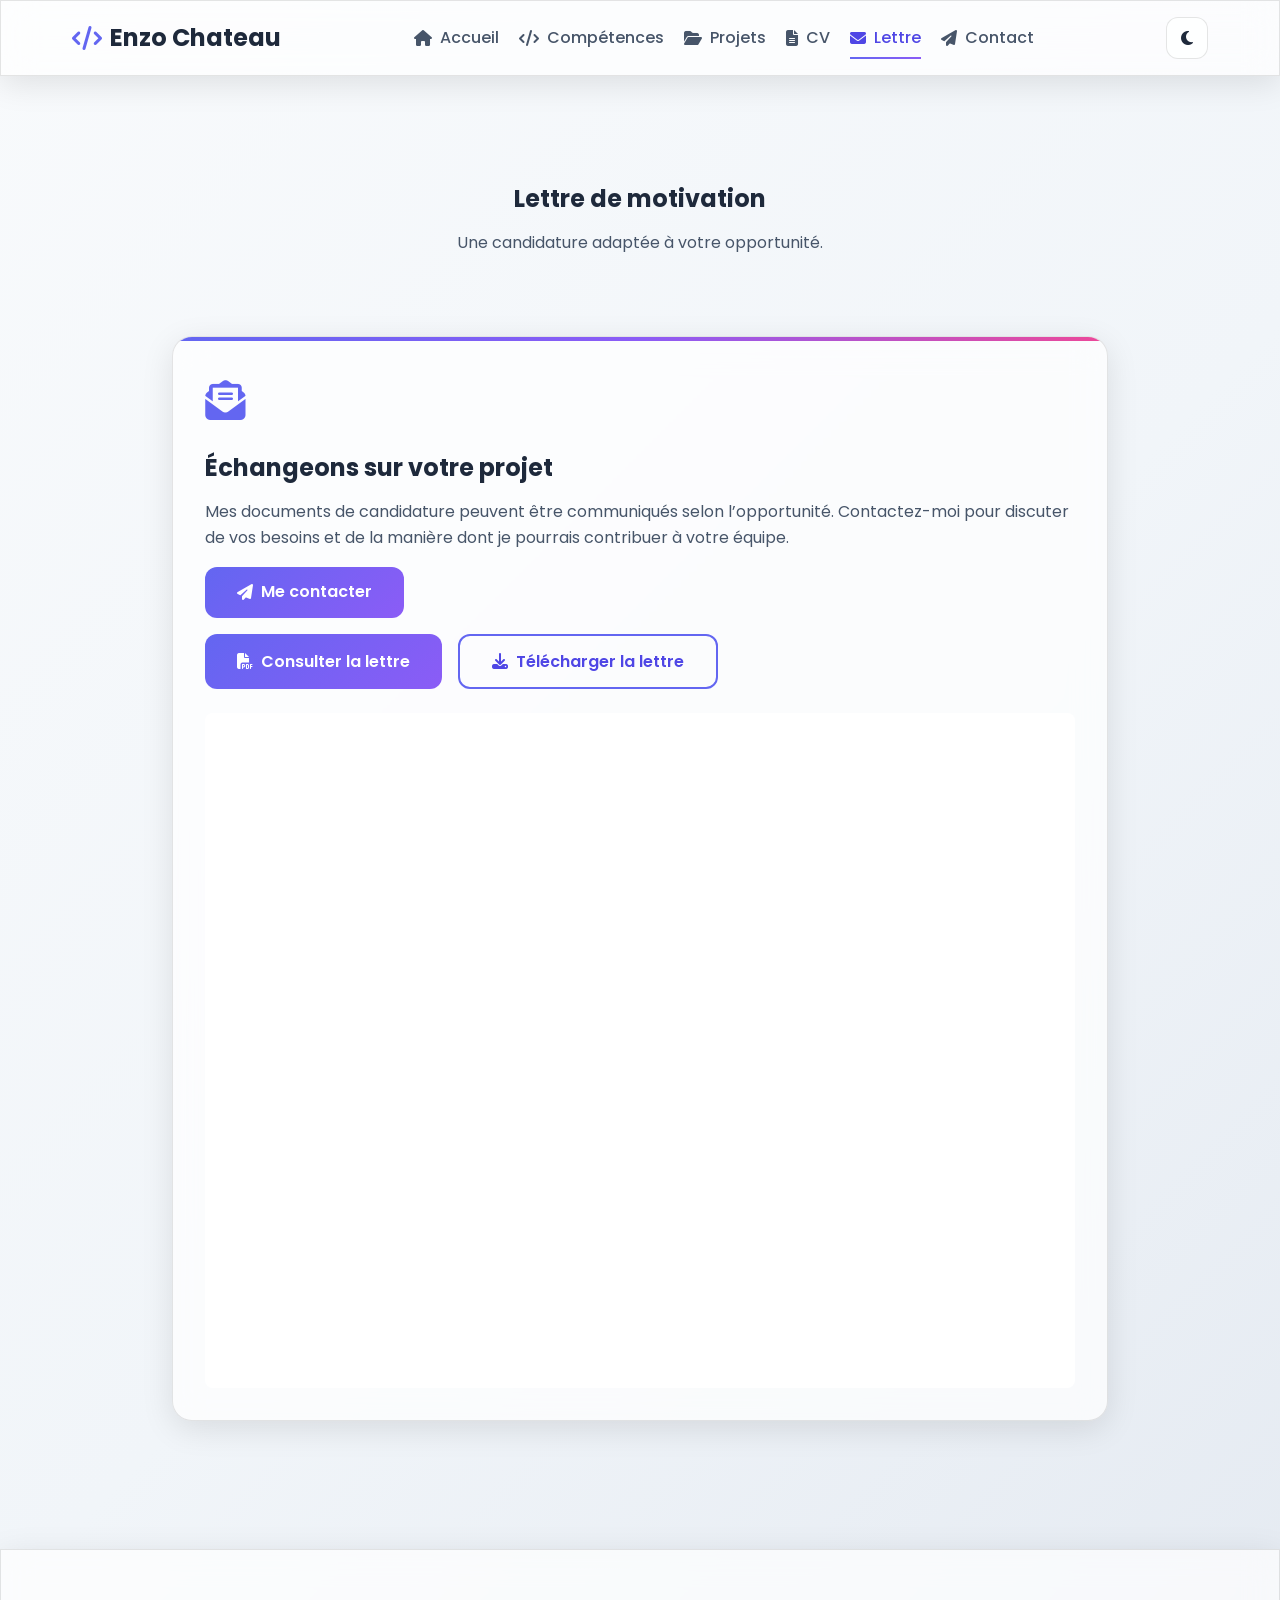
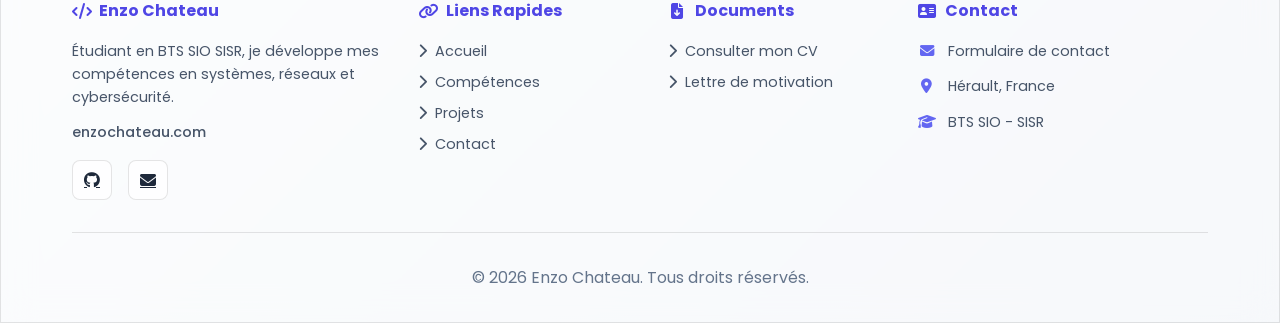
<file: lettre-motivation.html>
<!DOCTYPE html>
<html lang="fr">
<head>
    <link rel="icon" href="data:,">
    <meta charset="UTF-8">
    <meta name="viewport" content="width=device-width, initial-scale=1.0">
    <meta name="description" content="Enzo Chateau — BTS SIO SISR 2025–2027. Systèmes, réseaux, cybersécurité et développement.">
    <meta name="author" content="Enzo Chateau">
    
    <title>Lettre de motivation - Enzo Chateau</title>
    <!-- Font Awesome -->
    <link rel="stylesheet" href="https://cdnjs.cloudflare.com/ajax/libs/font-awesome/6.4.0/css/all.min.css">
    
    <!-- Google Fonts - Poppins -->
    <link rel="preconnect" href="https://fonts.googleapis.com">
    <link rel="preconnect" href="https://fonts.gstatic.com" crossorigin>
    <link href="https://fonts.googleapis.com/css2?family=Poppins:wght@300;400;500;600;700&display=swap" rel="stylesheet">
    
    <!-- Styles CSS -->
    <link rel="stylesheet" href="assets/css/style.css">
    <link rel="stylesheet" href="assets/css/dark.css">
    <link rel="stylesheet" href="assets/css/animations.css">
</head>
<body class="light-mode">
<script src="assets/js/theme.js"></script>
    
    <!-- Navigation -->
    <nav class="navbar glass">
        <div class="container nav-container">
            <!-- Logo -->
            <div class="nav-logo">
                <a href="index.html">
                    <i class="fas fa-code"></i>
                    <span>Enzo Chateau</span>
                </a>
            </div>
            
            <!-- Menu Desktop -->
            <ul class="nav-menu" id="navMenu">
                <li><a href="index.html" class="nav-link ">
                    <i class="fas fa-home"></i> Accueil
                </a></li>
                <li><a href="compétences.html" class="nav-link ">
                    <i class="fas fa-code"></i> Compétences
                </a></li>
                <li><a href="projets.html" class="nav-link ">
                    <i class="fas fa-folder-open"></i> Projets
                </a></li>
                <li><a href="cv.html" class="nav-link ">
                    <i class="fas fa-file-alt"></i> CV
                </a></li>
                <li><a href="lettre-motivation.html" class="nav-link active">
                    <i class="fas fa-envelope"></i> Lettre
                </a></li>
                <li><a href="contact.html" class="nav-link ">
                    <i class="fas fa-paper-plane"></i> Contact
                </a></li>
            </ul>
            
            <!-- Actions -->
            <div class="nav-actions">
                <!-- Theme Toggle -->
                <button class="theme-toggle" id="themeToggle" aria-label="Changer de thème">
                    <i class="fas fa-moon" aria-hidden="true"></i>
                </button>
                

                
                <!-- Mobile Menu Toggle -->
                <button class="menu-toggle" id="menuToggle" aria-expanded="false" aria-controls="navMenu" aria-label="Menu mobile">
                    <span></span>
                    <span></span>
                    <span></span>
                </button>
            </div>
        </div>
    </nav>
    
    <!-- Main Content -->
    <main class="main-content">
<section class="container document-page">
    <header class="hero"><h1>Lettre de motivation</h1><p>Une candidature adaptée à votre opportunité.</p></header>
    <article class="card glass document-panel">
        <div class="card-icon"><i class="fas fa-envelope-open-text" aria-hidden="true"></i></div>
        <h2>Échangeons sur votre projet</h2>
        <p class="card-description">Mes documents de candidature peuvent être communiqués selon l’opportunité. Contactez-moi pour discuter de vos besoins et de la manière dont je pourrais contribuer à votre équipe.</p>
        <a class="btn btn-primary" href="contact.html"><i class="fas fa-paper-plane" aria-hidden="true"></i> Me contacter</a>
<div class="document-actions">
<a class="btn btn-primary" href="assets/pdf/lettre-motivation.pdf" target="_blank" rel="noopener noreferrer"><i class="fas fa-file-pdf" aria-hidden="true"></i> Consulter la lettre</a>
<a class="btn btn-outline" href="assets/pdf/lettre-motivation.pdf" download><i class="fas fa-download" aria-hidden="true"></i> Télécharger la lettre</a>
</div><iframe class="document-frame" src="assets/pdf/lettre-motivation.pdf" title="Lettre de motivation d’Enzo Chateau" loading="lazy"></iframe>
    </article>
</section>
    </main>
    
    <!-- Footer -->
    <footer class="footer glass">
        <div class="container footer-container">
            <div class="footer-content">
                <!-- About Section -->
                <div class="footer-section">
                    <h3><i class="fas fa-code"></i> Enzo Chateau</h3>
                    <p>Étudiant en BTS SIO SISR, je développe mes compétences en systèmes, réseaux et cybersécurité.</p><p class="footer-domain">enzochateau.com</p>
                    <div class="footer-social">
                        <a href="https://github.com/Funzo25" target="_blank" rel="noopener noreferrer" aria-label="GitHub">
                            <i class="fab fa-github"></i>
                        </a>
                        <a href="contact.html#contactForm" aria-label="Formulaire de contact">
                            <i class="fas fa-envelope"></i>
                        </a>
                    </div>
                </div>
                
                <!-- Quick Links -->
                <div class="footer-section">
                    <h3><i class="fas fa-link"></i> Liens Rapides</h3>
                    <ul class="footer-links">
                        <li><a href="index.html"><i class="fas fa-chevron-right"></i> Accueil</a></li>
                        <li><a href="compétences.html"><i class="fas fa-chevron-right"></i> Compétences</a></li>
                        <li><a href="projets.html"><i class="fas fa-chevron-right"></i> Projets</a></li>
                        <li><a href="contact.html"><i class="fas fa-chevron-right"></i> Contact</a></li>
                    </ul>
                </div>
                
                <!-- Documents -->
                <div class="footer-section">
                    <h3><i class="fas fa-file-download"></i> Documents</h3>
                    <ul class="footer-links">
                        <li><a href="cv.html"><i class="fas fa-chevron-right"></i> Consulter mon CV</a></li>
                        <li><a href="lettre-motivation.html"><i class="fas fa-chevron-right"></i> Lettre de motivation</a></li>
                    </ul>
                </div>
                
                <!-- Contact Info -->
                <div class="footer-section">
                    <h3><i class="fas fa-address-card"></i> Contact</h3>
                    <ul class="footer-contact">
                        <li>
                            <i class="fas fa-envelope"></i>
                            <a href="contact.html#contactForm">Formulaire de contact</a>
                        </li>
                        <li>
                            <i class="fas fa-map-marker-alt"></i>
                            <span>Hérault, France</span>
                        </li>
                        <li>
                            <i class="fas fa-graduation-cap"></i>
                            <span>BTS SIO - SISR</span>
                        </li>
                    </ul>
                </div>
            </div>
            
            <!-- Copyright -->
            <div class="footer-bottom">
                <p>&copy; 2026 Enzo Chateau. Tous droits réservés.</p>
            </div>
        </div>
    </footer>
    
    <!-- Scripts JS -->
    <script src="assets/js/animations.js"></script>
    <script src="assets/js/main.js"></script>
    <script src="assets/js/contact.js"></script>
</body>
</html>
</file>
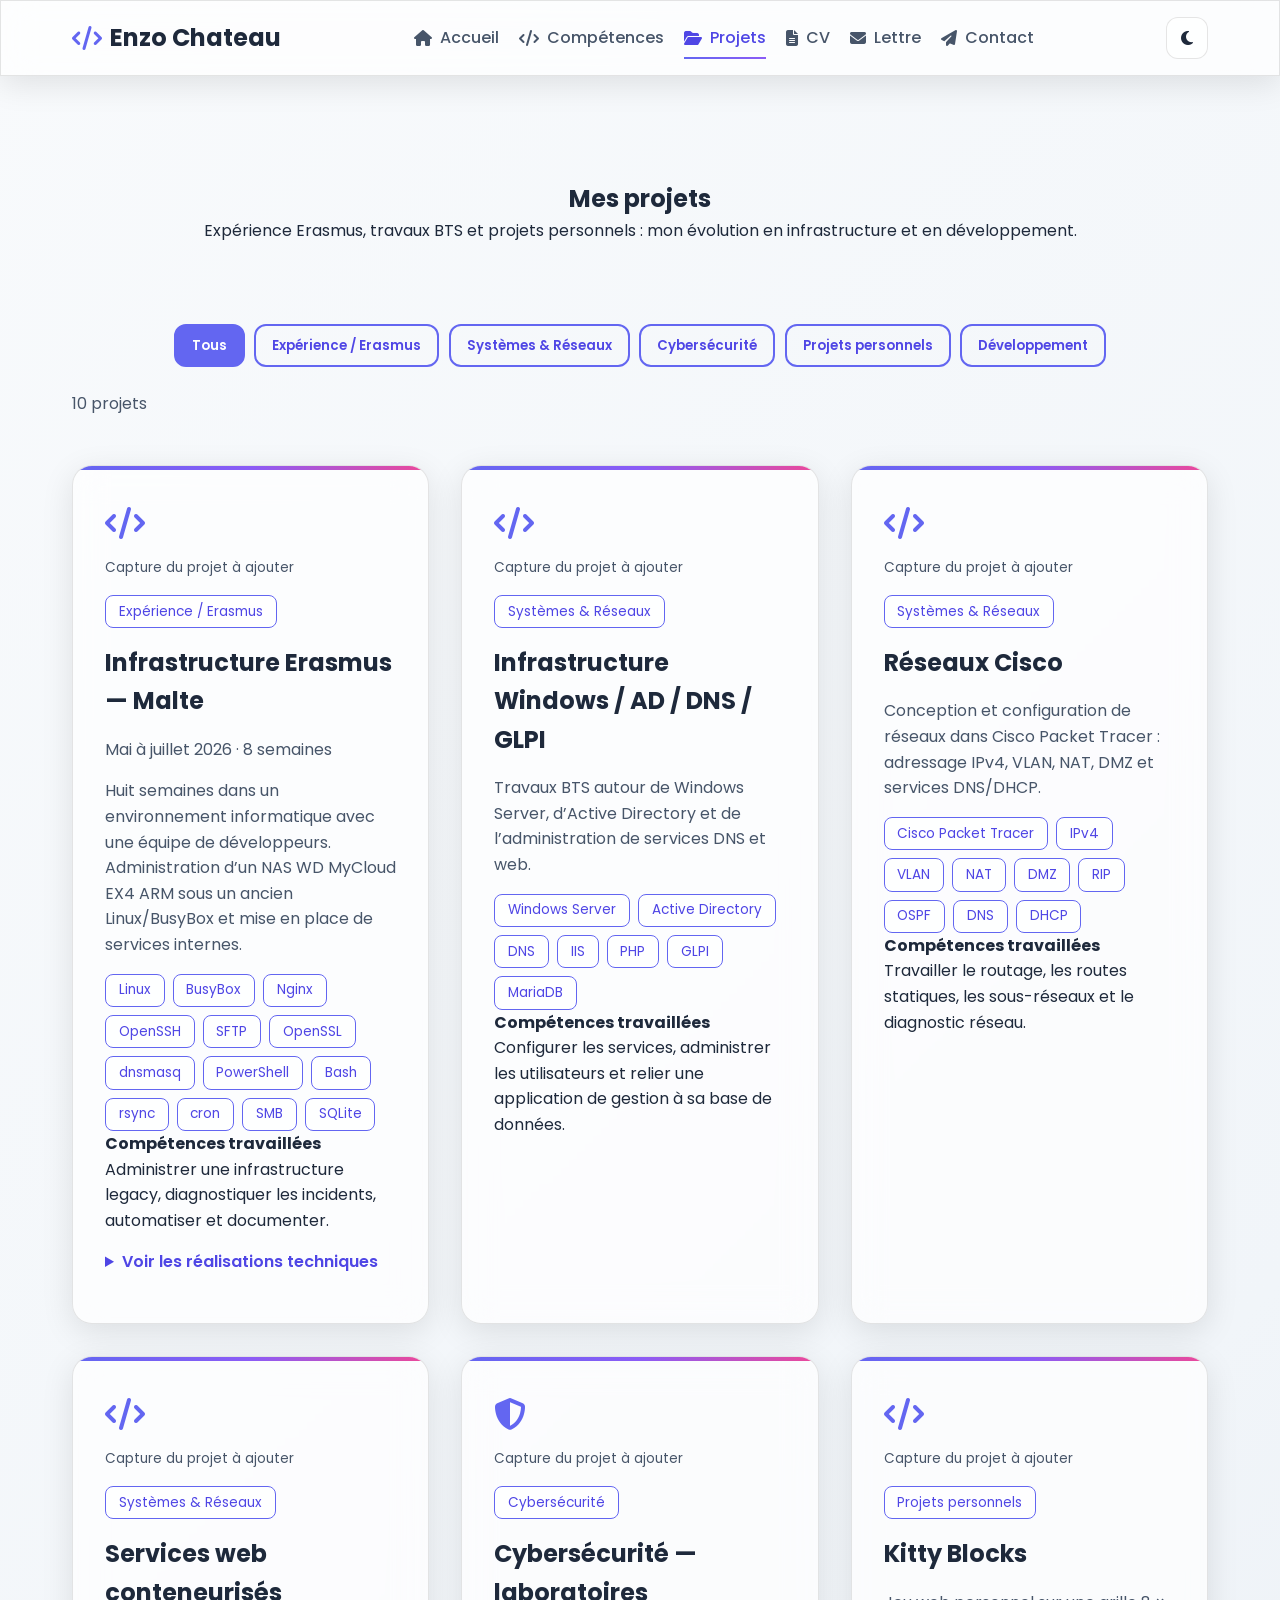
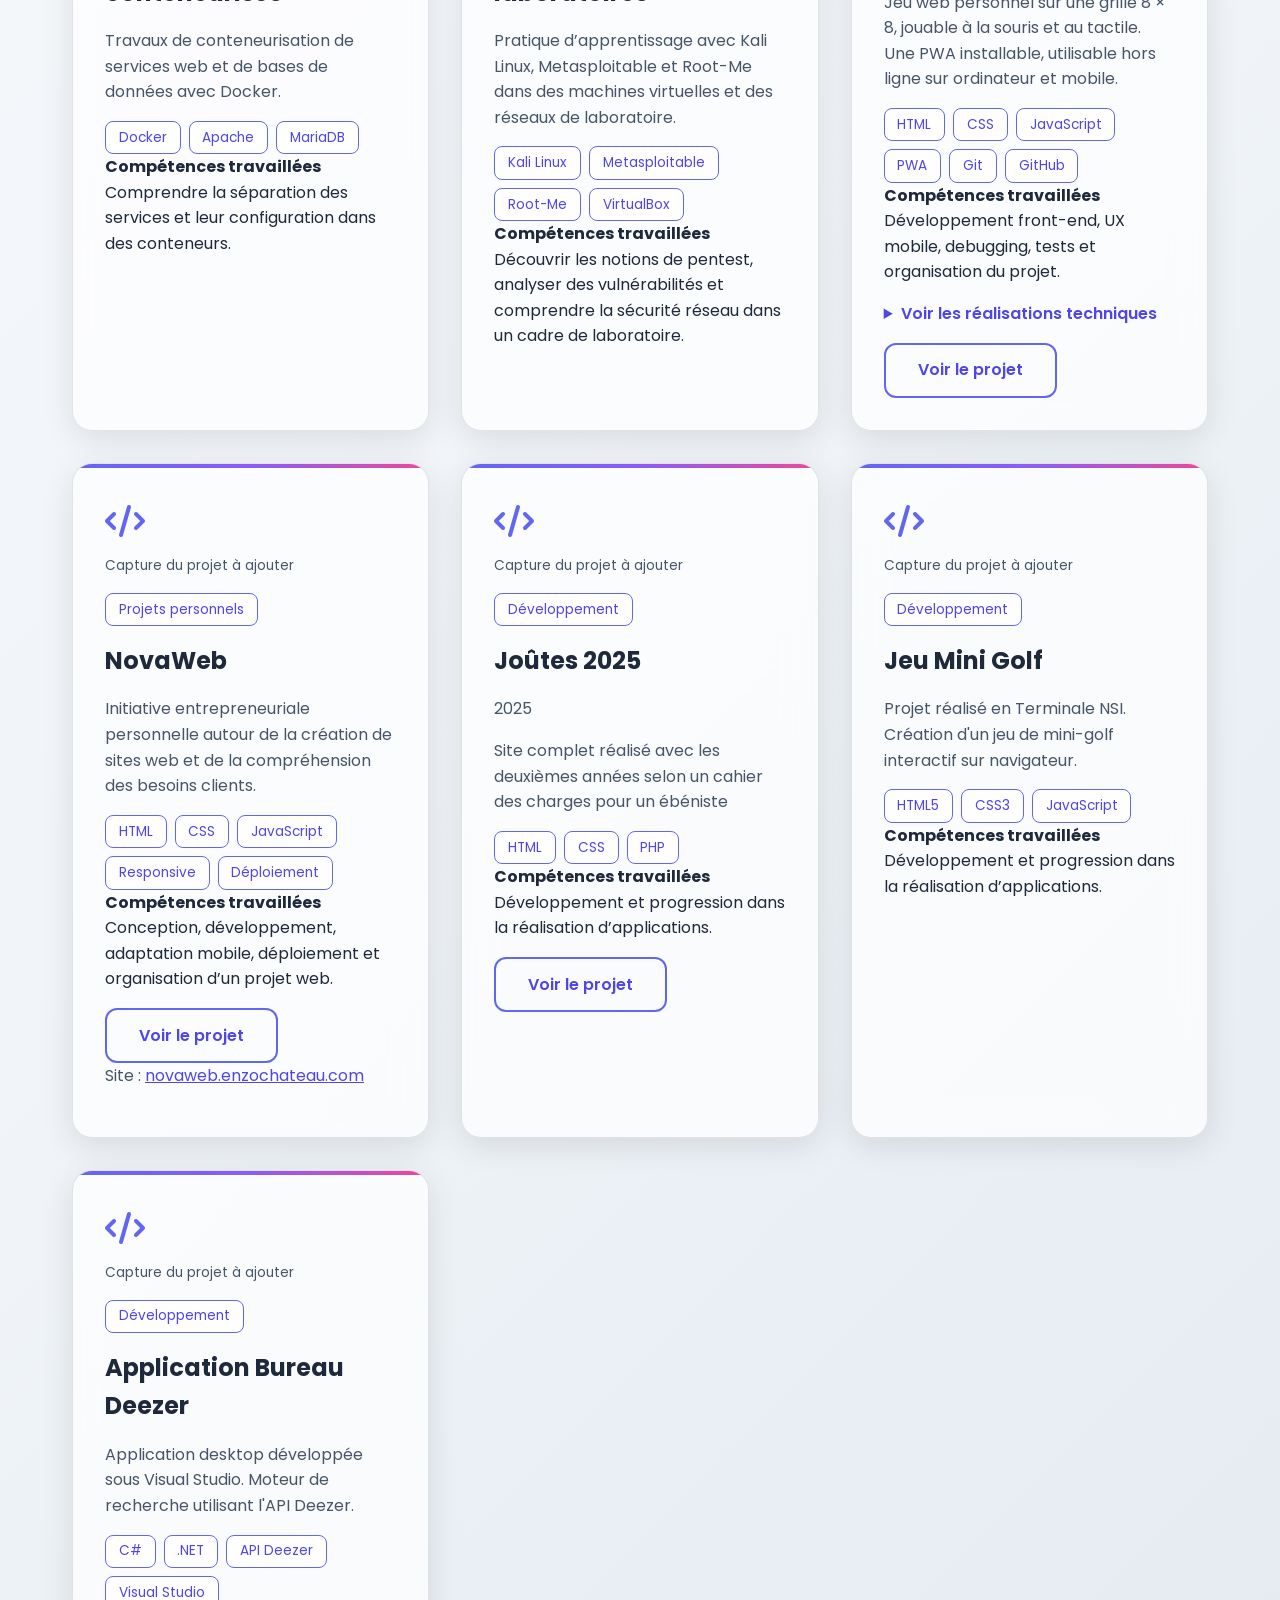
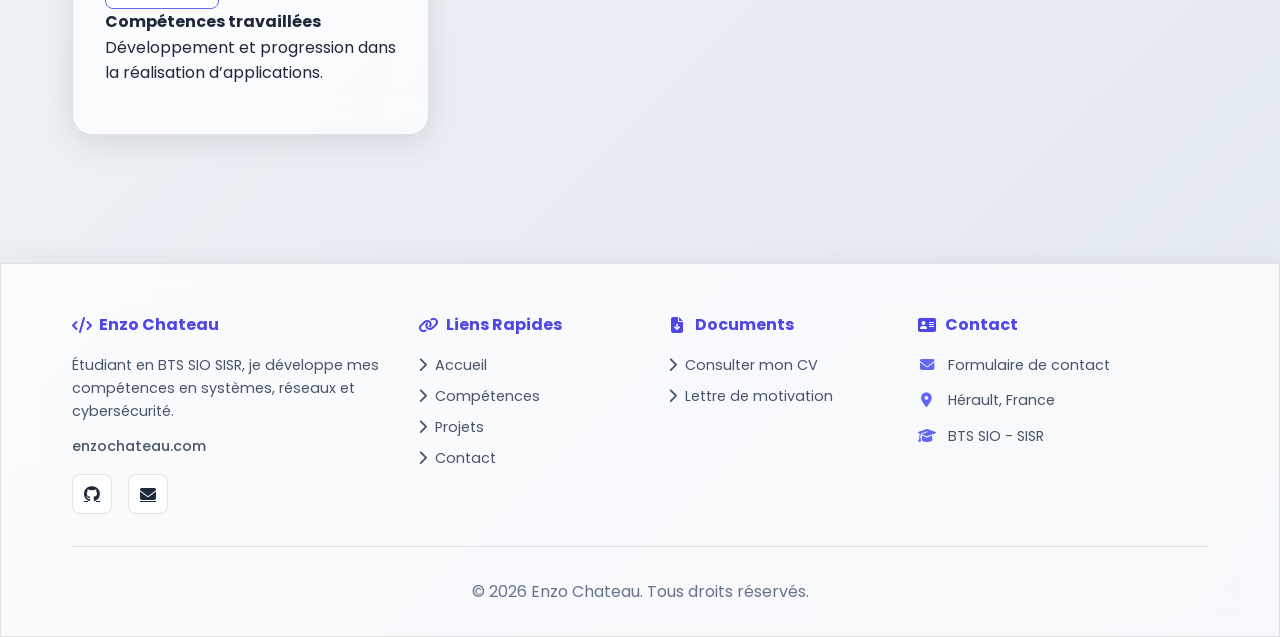
<file: projets.html>
<!DOCTYPE html>
<html lang="fr">
<head>
    <link rel="icon" href="data:,">
    <meta charset="UTF-8">
    <meta name="viewport" content="width=device-width, initial-scale=1.0">
    <meta name="description" content="Enzo Chateau — BTS SIO SISR 2025–2027. Systèmes, réseaux, cybersécurité et développement.">
    <meta name="author" content="Enzo Chateau">
    
    <title>Projets - Enzo Chateau</title>
    <!-- Font Awesome -->
    <link rel="stylesheet" href="https://cdnjs.cloudflare.com/ajax/libs/font-awesome/6.4.0/css/all.min.css">
    
    <!-- Google Fonts - Poppins -->
    <link rel="preconnect" href="https://fonts.googleapis.com">
    <link rel="preconnect" href="https://fonts.gstatic.com" crossorigin>
    <link href="https://fonts.googleapis.com/css2?family=Poppins:wght@300;400;500;600;700&display=swap" rel="stylesheet">
    
    <!-- Styles CSS -->
    <link rel="stylesheet" href="assets/css/style.css">
    <link rel="stylesheet" href="assets/css/dark.css">
    <link rel="stylesheet" href="assets/css/animations.css">
</head>
<body class="light-mode">
<script src="assets/js/theme.js"></script>
    
    <!-- Navigation -->
    <nav class="navbar glass">
        <div class="container nav-container">
            <!-- Logo -->
            <div class="nav-logo">
                <a href="index.html">
                    <i class="fas fa-code"></i>
                    <span>Enzo Chateau</span>
                </a>
            </div>
            
            <!-- Menu Desktop -->
            <ul class="nav-menu" id="navMenu">
                <li><a href="index.html" class="nav-link ">
                    <i class="fas fa-home"></i> Accueil
                </a></li>
                <li><a href="compétences.html" class="nav-link ">
                    <i class="fas fa-code"></i> Compétences
                </a></li>
                <li><a href="projets.html" class="nav-link active">
                    <i class="fas fa-folder-open"></i> Projets
                </a></li>
                <li><a href="cv.html" class="nav-link ">
                    <i class="fas fa-file-alt"></i> CV
                </a></li>
                <li><a href="lettre-motivation.html" class="nav-link ">
                    <i class="fas fa-envelope"></i> Lettre
                </a></li>
                <li><a href="contact.html" class="nav-link ">
                    <i class="fas fa-paper-plane"></i> Contact
                </a></li>
            </ul>
            
            <!-- Actions -->
            <div class="nav-actions">
                <!-- Theme Toggle -->
                <button class="theme-toggle" id="themeToggle" aria-label="Changer de thème">
                    <i class="fas fa-moon" aria-hidden="true"></i>
                </button>
                

                
                <!-- Mobile Menu Toggle -->
                <button class="menu-toggle" id="menuToggle" aria-expanded="false" aria-controls="navMenu" aria-label="Menu mobile">
                    <span></span>
                    <span></span>
                    <span></span>
                </button>
            </div>
        </div>
    </nav>
    
    <!-- Main Content -->
    <main class="main-content">
<section class="container">
<div class="hero"><h1>Mes projets</h1><p>Expérience Erasmus, travaux BTS et projets personnels : mon évolution en infrastructure et en développement.</p></div>
<div class="project-filters" aria-label="Filtrer les projets" hidden>
<button type="button" class="btn btn-outline" data-filter="Tous" aria-pressed="true">Tous</button>
<button type="button" class="btn btn-outline" data-filter="Expérience / Erasmus" aria-pressed="false">Expérience / Erasmus</button>
<button type="button" class="btn btn-outline" data-filter="Systèmes &amp; Réseaux" aria-pressed="false">Systèmes &amp; Réseaux</button>
<button type="button" class="btn btn-outline" data-filter="Cybersécurité" aria-pressed="false">Cybersécurité</button>
<button type="button" class="btn btn-outline" data-filter="Projets personnels" aria-pressed="false">Projets personnels</button>
<button type="button" class="btn btn-outline" data-filter="Développement" aria-pressed="false">Développement</button>
</div><p id="projectCount" role="status"></p>
<div class="cards-grid">
<article class="card glass project-card" id="erasmus" data-category="Expérience / Erasmus">
<div class="project-mark" aria-hidden="true"><i class="fas fa-code"></i><span class="screenshot-placeholder">Capture du projet à ajouter</span></div><span class="tech-badge">Expérience / Erasmus</span><h2 class="card-title">Infrastructure Erasmus — Malte</h2>
<p class="project-period">Mai à juillet 2026 · 8 semaines</p><p class="card-description">Huit semaines dans un environnement informatique avec une équipe de développeurs. Administration d’un NAS WD MyCloud EX4 ARM sous un ancien Linux/BusyBox et mise en place de services internes.</p>
<div class="project-tech"><span class="tech-badge">Linux</span><span class="tech-badge">BusyBox</span><span class="tech-badge">Nginx</span><span class="tech-badge">OpenSSH</span><span class="tech-badge">SFTP</span><span class="tech-badge">OpenSSL</span><span class="tech-badge">dnsmasq</span><span class="tech-badge">PowerShell</span><span class="tech-badge">Bash</span><span class="tech-badge">rsync</span><span class="tech-badge">cron</span><span class="tech-badge">SMB</span><span class="tech-badge">SQLite</span></div>
<p><strong>Compétences travaillées</strong><br>Administrer une infrastructure legacy, diagnostiquer les incidents, automatiser et documenter.</p><details><summary>Voir les réalisations techniques</summary><ul><li>Administration Linux via SSH : utilisateurs, groupes, permissions, stockage, montages et services. Installation d’Entware/opkg et résolution de problèmes sur une architecture ARM ancienne.</li><li>Hébergement interne : Nginx, virtual hosts, déploiement d’applications Angular, HTTPS, services et ports. DNS interne avec dnsmasq, domaines internes, configuration des postes Windows et diagnostic HSTS.</li><li>PKI interne avec OpenSSL : Root CA, certificats TLS RSA 4096 bits, SHA-256 et SAN. Déploiement de l’autorité de certification sur Windows pour le HTTPS interne.</li><li>Accès distants : OpenSSH plus récent sur un système ancien, SSH sur port dédié, SCP, SFTP, utilisateurs isolés et chroot jail.</li><li>Automatisation : scripts Bash/PowerShell, déploiement, sauvegardes rsync et cron, logs. Utilisation de Samba/SMB et SQLite.</li><li>Reverse proxy Nginx et cache pour OpenSky API : CORS, headers HTTP et diagnostic HIT/MISS. Documentation technique, runbook, diagrammes réseau et travail en équipe.</li></ul></details><div class="project-links"></div>
</article><article class="card glass project-card" id="windows" data-category="Systèmes &amp; Réseaux">
<div class="project-mark" aria-hidden="true"><i class="fas fa-code"></i><span class="screenshot-placeholder">Capture du projet à ajouter</span></div><span class="tech-badge">Systèmes &amp; Réseaux</span><h2 class="card-title">Infrastructure Windows / AD / DNS / GLPI</h2>
<p class="card-description">Travaux BTS autour de Windows Server, d’Active Directory et de l’administration de services DNS et web.</p>
<div class="project-tech"><span class="tech-badge">Windows Server</span><span class="tech-badge">Active Directory</span><span class="tech-badge">DNS</span><span class="tech-badge">IIS</span><span class="tech-badge">PHP</span><span class="tech-badge">GLPI</span><span class="tech-badge">MariaDB</span></div>
<p><strong>Compétences travaillées</strong><br>Configurer les services, administrer les utilisateurs et relier une application de gestion à sa base de données.</p><div class="project-links"></div>
</article><article class="card glass project-card" id="cisco" data-category="Systèmes &amp; Réseaux">
<div class="project-mark" aria-hidden="true"><i class="fas fa-code"></i><span class="screenshot-placeholder">Capture du projet à ajouter</span></div><span class="tech-badge">Systèmes &amp; Réseaux</span><h2 class="card-title">Réseaux Cisco</h2>
<p class="card-description">Conception et configuration de réseaux dans Cisco Packet Tracer : adressage IPv4, VLAN, NAT, DMZ et services DNS/DHCP.</p>
<div class="project-tech"><span class="tech-badge">Cisco Packet Tracer</span><span class="tech-badge">IPv4</span><span class="tech-badge">VLAN</span><span class="tech-badge">NAT</span><span class="tech-badge">DMZ</span><span class="tech-badge">RIP</span><span class="tech-badge">OSPF</span><span class="tech-badge">DNS</span><span class="tech-badge">DHCP</span></div>
<p><strong>Compétences travaillées</strong><br>Travailler le routage, les routes statiques, les sous-réseaux et le diagnostic réseau.</p><div class="project-links"></div>
</article><article class="card glass project-card" id="docker" data-category="Systèmes &amp; Réseaux">
<div class="project-mark" aria-hidden="true"><i class="fas fa-code"></i><span class="screenshot-placeholder">Capture du projet à ajouter</span></div><span class="tech-badge">Systèmes &amp; Réseaux</span><h2 class="card-title">Services web conteneurisés</h2>
<p class="card-description">Travaux de conteneurisation de services web et de bases de données avec Docker.</p>
<div class="project-tech"><span class="tech-badge">Docker</span><span class="tech-badge">Apache</span><span class="tech-badge">MariaDB</span></div>
<p><strong>Compétences travaillées</strong><br>Comprendre la séparation des services et leur configuration dans des conteneurs.</p><div class="project-links"></div>
</article><article class="card glass project-card" id="labs" data-category="Cybersécurité">
<div class="project-mark" aria-hidden="true"><i class="fas fa-shield-alt"></i><span class="screenshot-placeholder">Capture du projet à ajouter</span></div><span class="tech-badge">Cybersécurité</span><h2 class="card-title">Cybersécurité — laboratoires</h2>
<p class="card-description">Pratique d’apprentissage avec Kali Linux, Metasploitable et Root-Me dans des machines virtuelles et des réseaux de laboratoire.</p>
<div class="project-tech"><span class="tech-badge">Kali Linux</span><span class="tech-badge">Metasploitable</span><span class="tech-badge">Root-Me</span><span class="tech-badge">VirtualBox</span></div>
<p><strong>Compétences travaillées</strong><br>Découvrir les notions de pentest, analyser des vulnérabilités et comprendre la sécurité réseau dans un cadre de laboratoire.</p><div class="project-links"></div>
</article><article class="card glass project-card" id="kitty-blocks" data-category="Projets personnels">
<div class="project-mark" aria-hidden="true"><i class="fas fa-code"></i><span class="screenshot-placeholder">Capture du projet à ajouter</span></div><span class="tech-badge">Projets personnels</span><h2 class="card-title">Kitty Blocks</h2>
<p class="card-description">Jeu web personnel sur une grille 8 × 8, jouable à la souris et au tactile. Une PWA installable, utilisable hors ligne sur ordinateur et mobile.</p>
<div class="project-tech"><span class="tech-badge">HTML</span><span class="tech-badge">CSS</span><span class="tech-badge">JavaScript</span><span class="tech-badge">PWA</span><span class="tech-badge">Git</span><span class="tech-badge">GitHub</span></div>
<p><strong>Compétences travaillées</strong><br>Développement front-end, UX mobile, debugging, tests et organisation du projet.</p><details><summary>Voir les réalisations techniques</summary><ul><li>Score et record, thèmes, audio et animations.</li><li>Tests sur plusieurs résolutions et correction de bugs tactiles et multitouch.</li></ul></details><div class="project-links"><a class="btn btn-outline" href="https://kitty-blocks.vercel.app/" target="_blank" rel="noopener noreferrer">Voir le projet</a></div>
</article><article class="card glass project-card" id="novaweb" data-category="Projets personnels">
<div class="project-mark" aria-hidden="true"><i class="fas fa-code"></i><span class="screenshot-placeholder">Capture du projet à ajouter</span></div><span class="tech-badge">Projets personnels</span><h2 class="card-title">NovaWeb</h2>
<p class="card-description">Initiative entrepreneuriale personnelle autour de la création de sites web et de la compréhension des besoins clients.</p>
<div class="project-tech"><span class="tech-badge">HTML</span><span class="tech-badge">CSS</span><span class="tech-badge">JavaScript</span><span class="tech-badge">Responsive</span><span class="tech-badge">Déploiement</span></div>
<p><strong>Compétences travaillées</strong><br>Conception, développement, adaptation mobile, déploiement et organisation d’un projet web.</p><div class="project-links"><a class="btn btn-outline" href="https://novaweb.enzochateau.com" target="_blank" rel="noopener noreferrer">Voir le projet</a></div>
<p class="card-description">Site : <a href="https://novaweb.enzochateau.com" target="_blank" rel="noopener noreferrer">novaweb.enzochateau.com</a></p></article><article class="card glass project-card" id="6939f7bbd9a45" data-category="Développement">
<div class="project-mark" aria-hidden="true"><i class="fas fa-code"></i><span class="screenshot-placeholder">Capture du projet à ajouter</span></div><span class="tech-badge">Développement</span><h2 class="card-title">Joûtes 2025</h2>
<p class="project-period">2025</p><p class="card-description">Site complet réalisé avec les deuxièmes années selon un cahier des charges pour un ébéniste</p>
<div class="project-tech"><span class="tech-badge">HTML</span><span class="tech-badge">CSS</span><span class="tech-badge">PHP</span></div>
<p><strong>Compétences travaillées</strong><br>Développement et progression dans la réalisation d’applications.</p><div class="project-links"><a class="btn btn-outline" href="https://joremy34.com/" target="_blank" rel="noopener noreferrer">Voir le projet</a></div>
</article><article class="card glass project-card" id="1" data-category="Développement">
<div class="project-mark" aria-hidden="true"><i class="fas fa-code"></i><span class="screenshot-placeholder">Capture du projet à ajouter</span></div><span class="tech-badge">Développement</span><h2 class="card-title">Jeu Mini Golf</h2>
<p class="card-description">Projet réalisé en Terminale NSI. Création d&#039;un jeu de mini-golf interactif sur navigateur.</p>
<div class="project-tech"><span class="tech-badge">HTML5</span><span class="tech-badge">CSS3</span><span class="tech-badge">JavaScript</span></div>
<p><strong>Compétences travaillées</strong><br>Développement et progression dans la réalisation d’applications.</p><div class="project-links"></div>
</article><article class="card glass project-card" id="2" data-category="Développement">
<div class="project-mark" aria-hidden="true"><i class="fas fa-code"></i><span class="screenshot-placeholder">Capture du projet à ajouter</span></div><span class="tech-badge">Développement</span><h2 class="card-title">Application Bureau Deezer</h2>
<p class="card-description">Application desktop développée sous Visual Studio. Moteur de recherche utilisant l&#039;API Deezer.</p>
<div class="project-tech"><span class="tech-badge">C#</span><span class="tech-badge">.NET</span><span class="tech-badge">API Deezer</span><span class="tech-badge">Visual Studio</span></div>
<p><strong>Compétences travaillées</strong><br>Développement et progression dans la réalisation d’applications.</p><div class="project-links"></div>
</article></div></section>
    </main>
    
    <!-- Footer -->
    <footer class="footer glass">
        <div class="container footer-container">
            <div class="footer-content">
                <!-- About Section -->
                <div class="footer-section">
                    <h3><i class="fas fa-code"></i> Enzo Chateau</h3>
                    <p>Étudiant en BTS SIO SISR, je développe mes compétences en systèmes, réseaux et cybersécurité.</p><p class="footer-domain">enzochateau.com</p>
                    <div class="footer-social">
                        <a href="https://github.com/Funzo25" target="_blank" rel="noopener noreferrer" aria-label="GitHub">
                            <i class="fab fa-github"></i>
                        </a>
                        <a href="contact.html#contactForm" aria-label="Formulaire de contact">
                            <i class="fas fa-envelope"></i>
                        </a>
                    </div>
                </div>
                
                <!-- Quick Links -->
                <div class="footer-section">
                    <h3><i class="fas fa-link"></i> Liens Rapides</h3>
                    <ul class="footer-links">
                        <li><a href="index.html"><i class="fas fa-chevron-right"></i> Accueil</a></li>
                        <li><a href="compétences.html"><i class="fas fa-chevron-right"></i> Compétences</a></li>
                        <li><a href="projets.html"><i class="fas fa-chevron-right"></i> Projets</a></li>
                        <li><a href="contact.html"><i class="fas fa-chevron-right"></i> Contact</a></li>
                    </ul>
                </div>
                
                <!-- Documents -->
                <div class="footer-section">
                    <h3><i class="fas fa-file-download"></i> Documents</h3>
                    <ul class="footer-links">
                        <li><a href="cv.html"><i class="fas fa-chevron-right"></i> Consulter mon CV</a></li>
                        <li><a href="lettre-motivation.html"><i class="fas fa-chevron-right"></i> Lettre de motivation</a></li>
                    </ul>
                </div>
                
                <!-- Contact Info -->
                <div class="footer-section">
                    <h3><i class="fas fa-address-card"></i> Contact</h3>
                    <ul class="footer-contact">
                        <li>
                            <i class="fas fa-envelope"></i>
                            <a href="contact.html#contactForm">Formulaire de contact</a>
                        </li>
                        <li>
                            <i class="fas fa-map-marker-alt"></i>
                            <span>Hérault, France</span>
                        </li>
                        <li>
                            <i class="fas fa-graduation-cap"></i>
                            <span>BTS SIO - SISR</span>
                        </li>
                    </ul>
                </div>
            </div>
            
            <!-- Copyright -->
            <div class="footer-bottom">
                <p>&copy; 2026 Enzo Chateau. Tous droits réservés.</p>
            </div>
        </div>
    </footer>
    
    <!-- Scripts JS -->
    <script src="assets/js/animations.js"></script>
    <script src="assets/js/main.js"></script>
    <script src="assets/js/contact.js"></script>
</body>
</html>
</file>
<file: assets/css/style.css>
/**
 * STYLE PRINCIPAL - PORTFOLIO CYBER GLASSMORPHISM
 * BTS SIO - Design professionnel futuriste
 * Thème : Cyber / Glassmorphism avec effets neon
 */

/* ==============================================
   RESET & VARIABLES CSS
   ============================================== */

:root {
    /* Couleurs principales */
    --primary: #6366f1;
    --primary-dark: #4f46e5;
    --primary-light: #818cf8;
    --secondary: #8b5cf6;
    --accent: #ec4899;
    
    /* Couleurs de fond */
    --bg-primary: #0f0f23;
    --bg-secondary: #1a1a2e;
    --bg-tertiary: #16213e;
    
    /* Glassmorphism */
    --glass-bg: rgba(255, 255, 255, 0.05);
    --glass-border: rgba(255, 255, 255, 0.1);
    --glass-shadow: rgba(0, 0, 0, 0.3);
    
    /* Neon glow */
    --neon-primary: 0 0 20px rgba(99, 102, 241, 0.5);
    --neon-secondary: 0 0 20px rgba(139, 92, 246, 0.5);
    --neon-accent: 0 0 20px rgba(236, 72, 153, 0.5);
    
    /* Texte */
    --text-primary: #e2e8f0;
    --text-secondary: #94a3b8;
    --text-muted: #64748b;
    
    /* Système */
    --success: #10b981;
    --warning: #f59e0b;
    --error: #ef4444;
    --info: #3b82f6;
    
    /* Espacement */
    --container-max: 1200px;
    --spacing-xs: 0.5rem;
    --spacing-sm: 1rem;
    --spacing-md: 2rem;
    --spacing-lg: 3rem;
    --spacing-xl: 5rem;
    
    /* Bordures */
    --radius-sm: 8px;
    --radius-md: 12px;
    --radius-lg: 20px;
    
    /* Transitions */
    --transition-fast: 0.2s ease;
    --transition-normal: 0.3s ease;
    --transition-slow: 0.5s ease;
}

* {
    margin: 0;
    padding: 0;
    box-sizing: border-box;
}

html {
    scroll-behavior: smooth;
}

body {
    font-family: 'Poppins', sans-serif;
    background: linear-gradient(135deg, var(--bg-primary) 0%, var(--bg-secondary) 50%, var(--bg-tertiary) 100%);
    background-attachment: fixed;
    color: var(--text-primary);
    line-height: 1.6;
    overflow-x: hidden;
    min-height: 100vh;
}

/* ==============================================
   UTILITAIRES
   ============================================== */

.container {
    max-width: var(--container-max);
    margin: 0 auto;
    padding: 0 var(--spacing-md);
}

.glass {
    background: var(--glass-bg);
    backdrop-filter: blur(16px);
    -webkit-backdrop-filter: blur(16px);
    border: 1px solid var(--glass-border);
    box-shadow: 0 8px 32px var(--glass-shadow);
}

.neon-glow {
    box-shadow: var(--neon-primary);
}

/* ==============================================
   NAVIGATION
   ============================================== */

.navbar {
    position: fixed;
    top: 0;
    left: 0;
    right: 0;
    z-index: 1000;
    padding: 1rem 0;
    transition: var(--transition-normal);
}

.nav-container {
    display: flex;
    justify-content: space-between;
    align-items: center;
}

.nav-logo a {
    display: flex;
    align-items: center;
    gap: 0.5rem;
    font-size: 1.5rem;
    font-weight: 700;
    color: var(--text-primary);
    text-decoration: none;
    transition: var(--transition-fast);
}

.nav-logo a:hover {
    color: var(--primary-light);
    text-shadow: var(--neon-primary);
}

.nav-logo i {
    color: var(--primary);
}

.nav-menu {
    display: flex;
    list-style: none;
    gap: 2rem;
}

.nav-link {
    display: flex;
    align-items: center;
    gap: 0.5rem;
    color: var(--text-secondary);
    text-decoration: none;
    font-weight: 500;
    transition: var(--transition-fast);
    position: relative;
    padding: 0.5rem 0;
}

.nav-link::after {
    content: '';
    position: absolute;
    bottom: 0;
    left: 0;
    width: 0;
    height: 2px;
    background: linear-gradient(90deg, var(--primary), var(--secondary));
    transition: var(--transition-normal);
}

.nav-link:hover,
.nav-link.active {
    color: var(--primary-light);
}

.nav-link:hover::after,
.nav-link.active::after {
    width: 100%;
}

.nav-actions {
    display: flex;
    align-items: center;
    gap: 1rem;
}

.theme-toggle {
    background: var(--glass-bg);
    border: 1px solid var(--glass-border);
    color: var(--text-primary);
    width: 40px;
    height: 40px;
    border-radius: var(--radius-sm);
    display: flex;
    align-items: center;
    justify-content: center;
    cursor: pointer;
    transition: var(--transition-fast);
}

.theme-toggle:hover { background: var(--bg-secondary); border-color: var(--primary); transform: translateY(-1px); }

.menu-toggle {
    display: none;
    flex-direction: column;
    gap: 4px;
    background: transparent;
    border: none;
    cursor: pointer;
}

.menu-toggle span {
    width: 25px;
    height: 3px;
    background: var(--text-primary);
    transition: var(--transition-fast);
    border-radius: 2px;
}

/* ==============================================
   MAIN CONTENT
   ============================================== */

.main-content {
    min-height: calc(100vh - 200px);
    padding-top: 100px;
    padding-bottom: var(--spacing-lg);
}

/* ==============================================
   HERO SECTION
   ============================================== */

.hero {
    text-align: center;
    padding: var(--spacing-xl) 0;
}

.hero-content h1 {
    font-size: 3.5rem;
    font-weight: 700;
    margin-bottom: 1rem;
    background: linear-gradient(135deg, var(--primary-light), var(--secondary), var(--accent));
    -webkit-background-clip: text;
    -webkit-text-fill-color: transparent;
    background-clip: text;
}

.hero-content h2 {
    font-size: 2rem;
    color: var(--text-secondary);
    margin-bottom: var(--spacing-md);
}

.hero-content p {
    font-size: 1.2rem;
    color: var(--text-muted);
    max-width: 700px;
    margin: 0 auto var(--spacing-md);
}

.hero-buttons {
    display: flex;
    gap: 1rem;
    justify-content: center;
    flex-wrap: wrap;
}

/* ==============================================
   BUTTONS
   ============================================== */

.btn {
    padding: 0.8rem 2rem;
    border-radius: var(--radius-md);
    font-weight: 600;
    text-decoration: none;
    display: inline-flex;
    align-items: center;
    gap: 0.5rem;
    transition: var(--transition-fast);
    border: none;
    cursor: pointer;
    font-family: inherit;
}

.btn-primary {
    background: linear-gradient(135deg, var(--primary), var(--secondary));
    color: white;
}

.btn-primary:hover {
    box-shadow: var(--neon-primary);
    transform: translateY(-3px);
}

.btn-outline {
    background: transparent;
    color: var(--primary-light);
    border: 2px solid var(--primary);
}

.btn-outline:hover {
    background: var(--primary);
    color: white;
    box-shadow: var(--neon-primary);
}

/* ==============================================
   CARDS
   ============================================== */

.cards-grid {
    display: grid;
    grid-template-columns: repeat(auto-fit, minmax(300px, 1fr));
    gap: var(--spacing-md);
    margin-top: var(--spacing-lg);
}

.card {
    padding: var(--spacing-md);
    border-radius: var(--radius-lg);
    transition: var(--transition-normal);
    position: relative;
    overflow: hidden;
}

.card::before {
    content: '';
    position: absolute;
    top: 0;
    left: 0;
    right: 0;
    height: 4px;
    background: linear-gradient(90deg, var(--primary), var(--secondary), var(--accent));
}

.card:hover {
    transform: translateY(-10px);
    box-shadow: 0 20px 40px var(--glass-shadow), var(--neon-primary);
}

.card-icon {
    font-size: 2.5rem;
    color: var(--primary);
    margin-bottom: 1rem;
}

.card-title {
    font-size: 1.5rem;
    margin-bottom: 1rem;
    color: var(--text-primary);
}

.card-description {
    color: var(--text-secondary);
    margin-bottom: 1rem;
}

/* ==============================================
   SKILLS
   ============================================== */

.skills-category {
    margin-bottom: var(--spacing-lg);
}

.skills-category h3 {
    font-size: 1.8rem;
    margin-bottom: var(--spacing-md);
    color: var(--primary-light);
}

.skill-item {
    margin-bottom: var(--spacing-md);
}

.skill-header {
    display: flex;
    justify-content: space-between;
    margin-bottom: 0.5rem;
}

.skill-name {
    display: flex;
    align-items: center;
    gap: 0.5rem;
    font-weight: 600;
}

.skill-name i {
    color: var(--primary);
}

.skill-level {
    color: var(--text-secondary);
}

.skill-bar {
    height: 10px;
    background: var(--glass-bg);
    border-radius: 10px;
    overflow: hidden;
    border: 1px solid var(--glass-border);
}

.skill-progress {
    height: 100%;
    background: linear-gradient(90deg, var(--primary), var(--secondary));
    border-radius: 10px;
    transition: width 1s ease;
    box-shadow: var(--neon-primary);
}

/* ==============================================
   PROJECTS
   ============================================== */

.project-card {
    position: relative;
    overflow: hidden;
}

.project-image {
    width: 100%;
    height: 200px;
    object-fit: cover;
    border-radius: var(--radius-md);
    margin-bottom: 1rem;
}

.project-tech {
    display: flex;
    flex-wrap: wrap;
    gap: 0.5rem;
    margin-top: 1rem;
}

.tech-badge {
    padding: 0.3rem 0.8rem;
    background: var(--glass-bg);
    border: 1px solid var(--primary);
    border-radius: var(--radius-sm);
    font-size: 0.85rem;
    color: var(--primary-light);
}

.project-links {
    display: flex;
    gap: 1rem;
    margin-top: 1rem;
}

.project-links a {
    color: var(--primary-light);
    text-decoration: none;
    transition: var(--transition-fast);
}

.project-links a:hover {
    color: var(--primary);
    text-shadow: var(--neon-primary);
}

/* ==============================================
   CONTACT FORM
   ============================================== */

.contact-form {
    max-width: 600px;
    margin: var(--spacing-lg) auto;
    padding: var(--spacing-md);
    border-radius: var(--radius-lg);
}

.form-group {
    margin-bottom: var(--spacing-md);
}

.form-group label {
    display: block;
    margin-bottom: 0.5rem;
    color: var(--text-primary);
    font-weight: 500;
}

.form-group input,
.form-group textarea {
    width: 100%;
    padding: 0.8rem;
    background: var(--glass-bg);
    border: 1px solid var(--glass-border);
    border-radius: var(--radius-sm);
    color: var(--text-primary);
    font-family: inherit;
    transition: var(--transition-fast);
}

.form-group input:focus,
.form-group textarea:focus {
    outline: none;
    border-color: var(--primary);
    box-shadow: var(--neon-primary);
}

.form-group textarea {
    resize: vertical;
    min-height: 150px;
}

.form-error {
    color: var(--error);
    font-size: 0.85rem;
    margin-top: 0.3rem;
}

.form-success,
.form-error-message {
    padding: 1rem;
    border-radius: var(--radius-sm);
    margin-bottom: var(--spacing-md);
    text-align: center;
}

.form-success {
    background: rgba(16, 185, 129, 0.1);
    border: 1px solid var(--success);
    color: var(--success);
}

.form-error-message {
    background: rgba(239, 68, 68, 0.1);
    border: 1px solid var(--error);
    color: var(--error);
}

/* ==============================================
   FOOTER
   ============================================== */

.footer {
    margin-top: var(--spacing-xl);
    padding: var(--spacing-lg) 0 var(--spacing-md);
}

.footer-container {
    padding: 0 var(--spacing-md);
}

.footer-content {
    display: grid;
    grid-template-columns: repeat(auto-fit, minmax(250px, 1fr));
    gap: var(--spacing-md);
    margin-bottom: var(--spacing-md);
}

.footer-section h3 {
    margin-bottom: 1rem;
    color: var(--primary-light);
    font-size: 1.2rem;
}

.footer-social {
    display: flex;
    gap: 1rem;
    margin-top: 1rem;
}

.footer-social a {
    width: 40px;
    height: 40px;
    display: flex;
    align-items: center;
    justify-content: center;
    background: var(--glass-bg);
    border: 1px solid var(--glass-border);
    border-radius: var(--radius-sm);
    color: var(--text-primary);
    transition: var(--transition-fast);
}

.footer-social a:hover {
    background: var(--primary);
    box-shadow: var(--neon-primary);
    transform: translateY(-3px);
}

.footer-links {
    list-style: none;
}

.footer-links li {
    margin-bottom: 0.5rem;
}

.footer-links a {
    color: var(--text-secondary);
    text-decoration: none;
    transition: var(--transition-fast);
    display: flex;
    align-items: center;
    gap: 0.5rem;
}

.footer-links a:hover {
    color: var(--primary-light);
    padding-left: 0.5rem;
}

.footer-contact li {
    margin-bottom: 0.8rem;
    display: flex;
    align-items: center;
    gap: 0.8rem;
    color: var(--text-secondary);
}

.footer-contact i {
    color: var(--primary);
}

.footer-bottom {
    text-align: center;
    padding-top: var(--spacing-md);
    border-top: 1px solid var(--glass-border);
    color: var(--text-muted);
}



/* ==============================================
   RESPONSIVE DESIGN
   ============================================== */

@media (max-width: 768px) {
    .nav-menu {
        position: fixed;
        top: 70px;
        left: -100%;
        flex-direction: column;
        background: var(--glass-bg);
        backdrop-filter: blur(20px);
        width: 100%;
        padding: 2rem;
        gap: 1rem;
        transition: var(--transition-normal);
        border-bottom: 1px solid var(--glass-border);
    }
    
    .nav-menu.active {
        left: 0;
    }
    
    .menu-toggle {
        display: flex;
    }
    
    .hero-content h1 {
        font-size: 2.5rem;
    }
    
    .hero-content h2 {
        font-size: 1.5rem;
    }
    
    .cards-grid {
        grid-template-columns: 1fr;
    }
    
    .footer-content {
        grid-template-columns: 1fr;
    }
}

@media (max-width: 480px) {
    .hero-content h1 {
        font-size: 2rem;
    }
    
    .btn {
        width: 100%;
        justify-content: center;
    }
}

/* Content update 2026–2027: retain the existing cards and cyber palette. */
[hidden] { display: none !important; }
a { color: var(--primary-light); }
p, a, h1, h2, h3 { overflow-wrap: anywhere; }
.card, .footer-section { min-width: 0; }
.section-space { margin-top: 3rem; }
.navbar.scrolled { padding: .5rem 0; box-shadow: 0 8px 32px var(--glass-shadow); }
.back-to-top { position: fixed; bottom: 24px; right: 24px; width: 48px; height: 48px; border: 0; border-radius: 50%; background: var(--primary); color: white; opacity: 0; visibility: hidden; cursor: pointer; z-index: 999; transition: var(--transition-normal); }
.back-to-top.visible { opacity: 1; visibility: visible; }
.modal { margin: auto; max-width: 92vw; max-height: 90vh; padding: 2rem 1rem 1rem; border: 1px solid var(--glass-border); border-radius: var(--radius-md); background: var(--bg-secondary); color: var(--text-primary); }
.modal::backdrop { background: rgba(0,0,0,.8); backdrop-filter: blur(5px); }
.modal img { display: block; max-width: 85vw; max-height: 78vh; }
.modal-close { position: absolute; top: 0; right: .5rem; font-size: 1.8rem; border: 0; background: transparent; color: inherit; cursor: pointer; }
.section-space h2 { margin-bottom: 1rem; }
.section-space .btn { margin-top: 1rem; }
.timeline { list-style: none; border-left: 2px solid var(--primary); margin: 2rem 0; padding-left: 1.5rem; }
.timeline li { margin: 0 0 1.5rem; }
.skills-category h2 { font-size: 1.5rem; margin-bottom: 1.5rem; }
.skills-category h3.skill-name { font-size: 1.1rem; margin-bottom: .5rem; }
.project-filters { display: flex; flex-wrap: wrap; justify-content: center; gap: .6rem; }
.project-filters .btn { padding: .6rem 1rem; }
.project-filters [aria-pressed="true"] { background: var(--primary); color: white; }
#projectCount { margin-top: 1.5rem; color: var(--text-secondary); }
.project-mark { color: var(--primary); font-size: 2rem; margin-bottom: 1rem; }
.project-card > .tech-badge { display: inline-block; margin-bottom: 1rem; }
.project-period { color: var(--text-secondary); margin-bottom: 1rem; }
.project-tech, .project-links { flex-wrap: wrap; }
.tech-badge { white-space: normal; }
details { margin-top: 1rem; }
summary { cursor: pointer; color: var(--primary-light); font-weight: 600; }
details ul { padding-left: 1.2rem; }
details li, details p { margin-top: 1rem; }
.document-frame { display: block; width: 100%; height: 75vh; min-height: 400px; max-height: 850px; border: 0; margin-top: 1.5rem; border-radius: var(--radius-sm); background: white; }
:focus-visible { outline: 3px solid var(--primary); outline-offset: 4px; }
.menu-toggle { min-width: 36px; min-height: 40px; justify-content: center; align-items: center; }
.menu-toggle.active span:nth-child(1) { transform: translateY(7px) rotate(45deg); }
.menu-toggle.active span:nth-child(2) { opacity: 0; }
.menu-toggle.active span:nth-child(3) { transform: translateY(-7px) rotate(-45deg); }
@media (max-width: 1100px) {
    .nav-menu { position: fixed; top: 72px; left: 0; width: 100%; flex-direction: column; background: var(--bg-secondary); padding: 1.5rem; gap: .6rem; visibility: hidden; pointer-events: none; max-height: calc(100dvh - 72px); overflow-y: auto; }
    .nav-menu.active { visibility: visible; pointer-events: auto; }
    .menu-toggle { display: flex; }
}
@media (max-width: 480px) {
    .container, .footer-container { padding-left: 1rem; padding-right: 1rem; }
    .nav-logo a { font-size: 1.05rem; }
    .nav-actions { gap: .4rem; }
    .card { padding: 1.25rem; }
    .hero { padding: 3rem 0; }
    .project-filters .btn { width: auto; }
}

/* Finitions des composants publics */
.nav-container { gap: 1rem; }
.nav-menu { gap: 1.25rem; }
.nav-actions { flex-shrink: 0; }
.theme-toggle { width: 42px; height: 42px; border-radius: 12px; font-size: 1rem; }
.back-to-top { width: 44px; height: 44px; border: 1px solid var(--glass-border); border-radius: 14px; background: var(--bg-secondary); color: var(--primary-light); box-shadow: 0 4px 16px var(--glass-shadow); font-size: 1rem; transform: translateY(8px); }
.back-to-top.visible { transform: translateY(0); }
.back-to-top:hover { border-color: var(--primary); transform: translateY(-2px); }
.availability { display: grid; grid-template-columns: repeat(2, minmax(0, 1fr)); gap: 1rem; max-width: 780px; margin: 0 auto 1.75rem; text-align: left; }
.availability-item { display: flex; align-items: flex-start; gap: .9rem; padding: 1.1rem 1.25rem; border-radius: var(--radius-md); }
.availability-item > i { color: var(--primary-light); margin-top: .3rem; }
.availability-item h3 { font-size: 1rem; margin-bottom: .3rem; }
.availability-item strong, .availability-item span { display: block; font-size: .9rem; color: var(--text-secondary); }
.home-domains > h2 { font-size: 1.6rem; }
.home-domains .cards-grid { margin-top: 1.5rem; grid-template-columns: repeat(4, minmax(0, 1fr)); gap: 1.25rem; }
.home-domains .card { padding: 1.5rem; }
.home-domains .card-title { font-size: 1.15rem; }
.home-domains .card-description { font-size: .95rem; }
.timeline { margin: 1.5rem 0 0 .4rem; padding-left: 1.6rem; border-color: var(--glass-border); }
.timeline li { position: relative; display: grid; grid-template-columns: 150px minmax(0, 1fr); gap: 1.25rem; padding: 1.25rem; background: var(--glass-bg); border: 1px solid var(--glass-border); border-radius: var(--radius-md); margin-bottom: 1rem; }
.timeline li::before { content: ''; position: absolute; left: -2.06rem; top: 1.6rem; width: 12px; height: 12px; border-radius: 50%; background: var(--primary); border: 3px solid var(--bg-secondary); }
.timeline-date { color: var(--primary-light); font-size: .9rem; font-weight: 600; }
.timeline h3 { font-size: 1.05rem; margin-bottom: .25rem; }
.timeline p { color: var(--text-secondary); font-size: .95rem; }
.timeline .timeline-goal { border-style: dashed; }
.timeline-goal::before { background: var(--bg-secondary) !important; border-color: var(--primary) !important; }
.final-cta { padding: 2rem; border-radius: var(--radius-lg); text-align: center; }
.final-cta h2 { font-size: 1.4rem; }
.document-page { max-width: 1000px; }
.document-page .hero p { max-width: 640px; margin: .75rem auto 0; color: var(--text-secondary); }
.document-panel h2 { margin-bottom: .75rem; }
.document-panel:hover { transform: none; box-shadow: 0 8px 32px var(--glass-shadow); }
.document-actions { display: flex; flex-wrap: wrap; gap: 1rem; }
.footer-content { grid-template-columns: 1.3fr .9fr .9fr 1.2fr; gap: 2rem; }
.footer-section h3 { font-size: 1rem; display: flex; align-items: center; gap: .6rem; }
.footer-section p, .footer-links, .footer-contact { font-size: .9rem; }
.footer-section > p { color: var(--text-secondary); }
.footer-domain { margin-top: .75rem; font-weight: 500; }
.footer-contact li { align-items: baseline; }
.footer-contact i, .footer-section h3 i { width: 1.1rem; flex-shrink: 0; text-align: center; }
.footer-contact a { color: var(--text-secondary); text-decoration: none; }
.footer-contact a:hover { color: var(--primary-light); }
@media (max-width: 1000px) { .home-domains .cards-grid, .footer-content { grid-template-columns: repeat(2, minmax(0, 1fr)); } }
@media (max-width: 600px) {
    .availability, .home-domains .cards-grid, .footer-content { grid-template-columns: 1fr; }
    .timeline li { grid-template-columns: 1fr; gap: .35rem; padding: 1rem; }
    .hero-content h2 { font-size: 1.35rem; }
    .hero-content p { font-size: 1rem; }
    .back-to-top { bottom: 16px; right: 16px; }
    .final-cta { padding: 1.5rem; }
}

/* Ajouts V1 : justificatifs, emplacements et états du formulaire. */
[hidden] { display: none !important; }
.certificate-preview { display:flex; justify-content:center; align-items:center; height:200px; overflow:hidden; border-radius:10px 10px 0 0; background:rgba(0,0,0,.2); }
.certificate-preview img { height:100%; width:100%; object-fit:contain; transition:transform .3s ease; }
.screenshot-placeholder { display:block; font-size:.85rem; color:var(--text-secondary); margin-top:.5rem; }
.project-card > .btn { margin-top:1rem; }
.document-actions { margin-top:1rem; }
#contactStatus { margin-bottom:1.5rem; }
#contactStatus[data-state="error"] { color:var(--error); }
#contactStatus[data-state="success"] { color:var(--success); }
button:disabled { opacity:.6; cursor:not-allowed; }
</file>
<file: assets/css/dark.css>
/**
 * DARK MODE OVERRIDES
 * Surcharges CSS pour le mode sombre
 */

body.dark-mode {
    /* Ajustement des couleurs pour un mode encore plus sombre */
    --bg-primary: #050510;
    --bg-secondary: #0a0a18;
    --bg-tertiary: #0f0f20;
    
    /* Glass plus prononcé en mode sombre */
    --glass-bg: rgba(255, 255, 255, 0.03);
    --glass-border: rgba(255, 255, 255, 0.08);
    
    /* Texte légèrement plus lumineux */
    --text-primary: #f1f5f9;
    --text-secondary: #cbd5e1;
    
    /* Neon plus intense */
    --neon-primary: 0 0 30px rgba(99, 102, 241, 0.7);
    --neon-secondary: 0 0 30px rgba(139, 92, 246, 0.7);
}

/* Mode clair par défaut à la première visite. */
body.light-mode {
    --primary-light: #4f46e5;
    --success: #047857;
    --error: #b91c1c;
    --bg-primary: #f8fafc;
    --bg-secondary: #f1f5f9;
    --bg-tertiary: #e2e8f0;
    
    --glass-bg: rgba(255, 255, 255, 0.7);
    --glass-border: rgba(0, 0, 0, 0.1);
    --glass-shadow: rgba(0, 0, 0, 0.1);
    
    --text-primary: #1e293b;
    --text-secondary: #475569;
    --text-muted: #64748b;
    
    --neon-primary: 0 0 15px rgba(99, 102, 241, 0.3);
    --neon-secondary: 0 0 15px rgba(139, 92, 246, 0.3);
}

body.light-mode {
    background: linear-gradient(135deg, var(--bg-primary) 0%, var(--bg-secondary) 50%, var(--bg-tertiary) 100%);
}

/* Transition douce lors du changement de thème */
body {
    transition: background 0.5s ease, color 0.3s ease;
}

.glass,
.card,
.navbar,
.footer {
    transition: background 0.3s ease, border-color 0.3s ease, box-shadow 0.3s ease;
}
</file>
<file: assets/css/animations.css>
/**
 * ANIMATIONS CSS
 * Animations fluides et professionnelles
 */

/* ==============================================
   KEYFRAMES
   ============================================== */

@keyframes fadeIn {
    from {
        opacity: 0;
    }
    to {
        opacity: 1;
    }
}

@keyframes fadeInUp {
    from {
        opacity: 0;
        transform: translateY(30px);
    }
    to {
        opacity: 1;
        transform: translateY(0);
    }
}

@keyframes fadeInDown {
    from {
        opacity: 0;
        transform: translateY(-30px);
    }
    to {
        opacity: 1;
        transform: translateY(0);
    }
}

@keyframes fadeInLeft {
    from {
        opacity: 0;
        transform: translateX(-30px);
    }
    to {
        opacity: 1;
        transform: translateX(0);
    }
}

@keyframes fadeInRight {
    from {
        opacity: 0;
        transform: translateX(30px);
    }
    to {
        opacity: 1;
        transform: translateX(0);
    }
}

@keyframes slideUp {
    from {
        transform: translateY(100%);
        opacity: 0;
    }
    to {
        transform: translateY(0);
        opacity: 1;
    }
}

@keyframes scaleIn {
    from {
        transform: scale(0.8);
        opacity: 0;
    }
    to {
        transform: scale(1);
        opacity: 1;
    }
}

@keyframes glow {
    0%, 100% {
        box-shadow: 0 0 20px rgba(99, 102, 241, 0.5);
    }
    50% {
        box-shadow: 0 0 40px rgba(99, 102, 241, 0.8);
    }
}

@keyframes glowText {
    0%, 100% {
        text-shadow: 0 0 10px rgba(99, 102, 241, 0.5);
    }
    50% {
        text-shadow: 0 0 20px rgba(99, 102, 241, 0.8);
    }
}

@keyframes pulse {
    0%, 100% {
        transform: scale(1);
    }
    50% {
        transform: scale(1.05);
    }
}

@keyframes rotate {
    from {
        transform: rotate(0deg);
    }
    to {
        transform: rotate(360deg);
    }
}

@keyframes shimmer {
    0% {
        background-position: -1000px 0;
    }
    100% {
        background-position: 1000px 0;
    }
}

/* ==============================================
   CLASSES D'ANIMATION
   ============================================== */

.fade-in {
    animation: fadeIn 0.6s ease-out;
}

.fade-in-up {
    animation: fadeInUp 0.8s ease-out;
}

.fade-in-down {
    animation: fadeInDown 0.8s ease-out;
}

.fade-in-left {
    animation: fadeInLeft 0.8s ease-out;
}

.fade-in-right {
    animation: fadeInRight 0.8s ease-out;
}

.slide-up {
    animation: slideUp 0.6s ease-out;
}

.scale-in {
    animation: scaleIn 0.5s ease-out;
}

.glow-effect {
    animation: glow 2s ease-in-out infinite;
}

.glow-text {
    animation: glowText 2s ease-in-out infinite;
}

.pulse-effect {
    animation: pulse 2s ease-in-out infinite;
}

/* ==============================================
   ANIMATIONS AU SCROLL (via JS)
   ============================================== */

.scroll-reveal {
    opacity: 0;
    transform: translateY(50px);
    transition: opacity 0.8s ease, transform 0.8s ease;
}

.scroll-reveal.active {
    opacity: 1;
    transform: translateY(0);
}

.scroll-reveal-left {
    opacity: 0;
    transform: translateX(-50px);
    transition: opacity 0.8s ease, transform 0.8s ease;
}

.scroll-reveal-left.active {
    opacity: 1;
    transform: translateX(0);
}

.scroll-reveal-right {
    opacity: 0;
    transform: translateX(50px);
    transition: opacity 0.8s ease, transform 0.8s ease;
}

.scroll-reveal-right.active {
    opacity: 1;
    transform: translateX(0);
}

/* ==============================================
   ANIMATIONS SPÉCIFIQUES
   ============================================== */

/* Animation du logo */
.nav-logo a {
    animation: fadeInDown 0.8s ease-out;
}

/* Animation des liens de navigation */
.nav-link {
    opacity: 0;
    animation: fadeInDown 0.6s ease-out forwards;
}

.nav-link:nth-child(1) { animation-delay: 0.1s; }
.nav-link:nth-child(2) { animation-delay: 0.2s; }
.nav-link:nth-child(3) { animation-delay: 0.3s; }
.nav-link:nth-child(4) { animation-delay: 0.4s; }
.nav-link:nth-child(5) { animation-delay: 0.5s; }
.nav-link:nth-child(6) { animation-delay: 0.6s; }

/* Animation du hero */
.hero-content h1 {
    animation: fadeInUp 1s ease-out;
}

.hero-content h2 {
    animation: fadeInUp 1s ease-out 0.2s backwards;
}

.hero-content p {
    animation: fadeInUp 1s ease-out 0.4s backwards;
}

.hero-buttons {
    animation: fadeInUp 1s ease-out 0.6s backwards;
}

/* Animation des cartes */
.card {
    opacity: 0;
    animation: fadeInUp 0.8s ease-out forwards;
}

.cards-grid .card:nth-child(1) { animation-delay: 0.1s; }
.cards-grid .card:nth-child(2) { animation-delay: 0.2s; }
.cards-grid .card:nth-child(3) { animation-delay: 0.3s; }
.cards-grid .card:nth-child(4) { animation-delay: 0.4s; }
.cards-grid .card:nth-child(5) { animation-delay: 0.5s; }
.cards-grid .card:nth-child(6) { animation-delay: 0.6s; }

/* Hover effects */
.card:hover .card-icon {
    animation: pulse 0.5s ease;
}

/* Animation de la barre de progression des skills */
.skill-progress {
    animation: slideRight 1.5s ease-out;
}

@keyframes slideRight {
    from {
        width: 0;
    }
}

/* Animation du bouton theme toggle */
.theme-toggle i {
    transition: transform 0.5s ease;
}

body.dark-mode .theme-toggle i {
    transform: rotate(180deg);
}

/* Effet shimmer sur les boutons */
.btn-primary {
    position: relative;
    overflow: hidden;
}

.btn-primary::before {
    content: '';
    position: absolute;
    top: 0;
    left: -100%;
    width: 100%;
    height: 100%;
    background: linear-gradient(90deg, transparent, rgba(255, 255, 255, 0.2), transparent);
    transition: left 0.5s;
}

.btn-primary:hover::before {
    left: 100%;
}

/* Réduction des animations sur demande (accessibilité) */
@media (prefers-reduced-motion: reduce) {
    html { scroll-behavior: auto; }
    .scroll-reveal, .scroll-reveal-left, .scroll-reveal-right { opacity: 1; transform: none; }
    .card, .nav-link { opacity: 1 !important; animation: none !important; }
    *,
    *::before,
    *::after {
        animation-duration: 0.01ms !important;
        animation-iteration-count: 1 !important;
        transition-duration: 0.01ms !important;
    }
}
</file>
